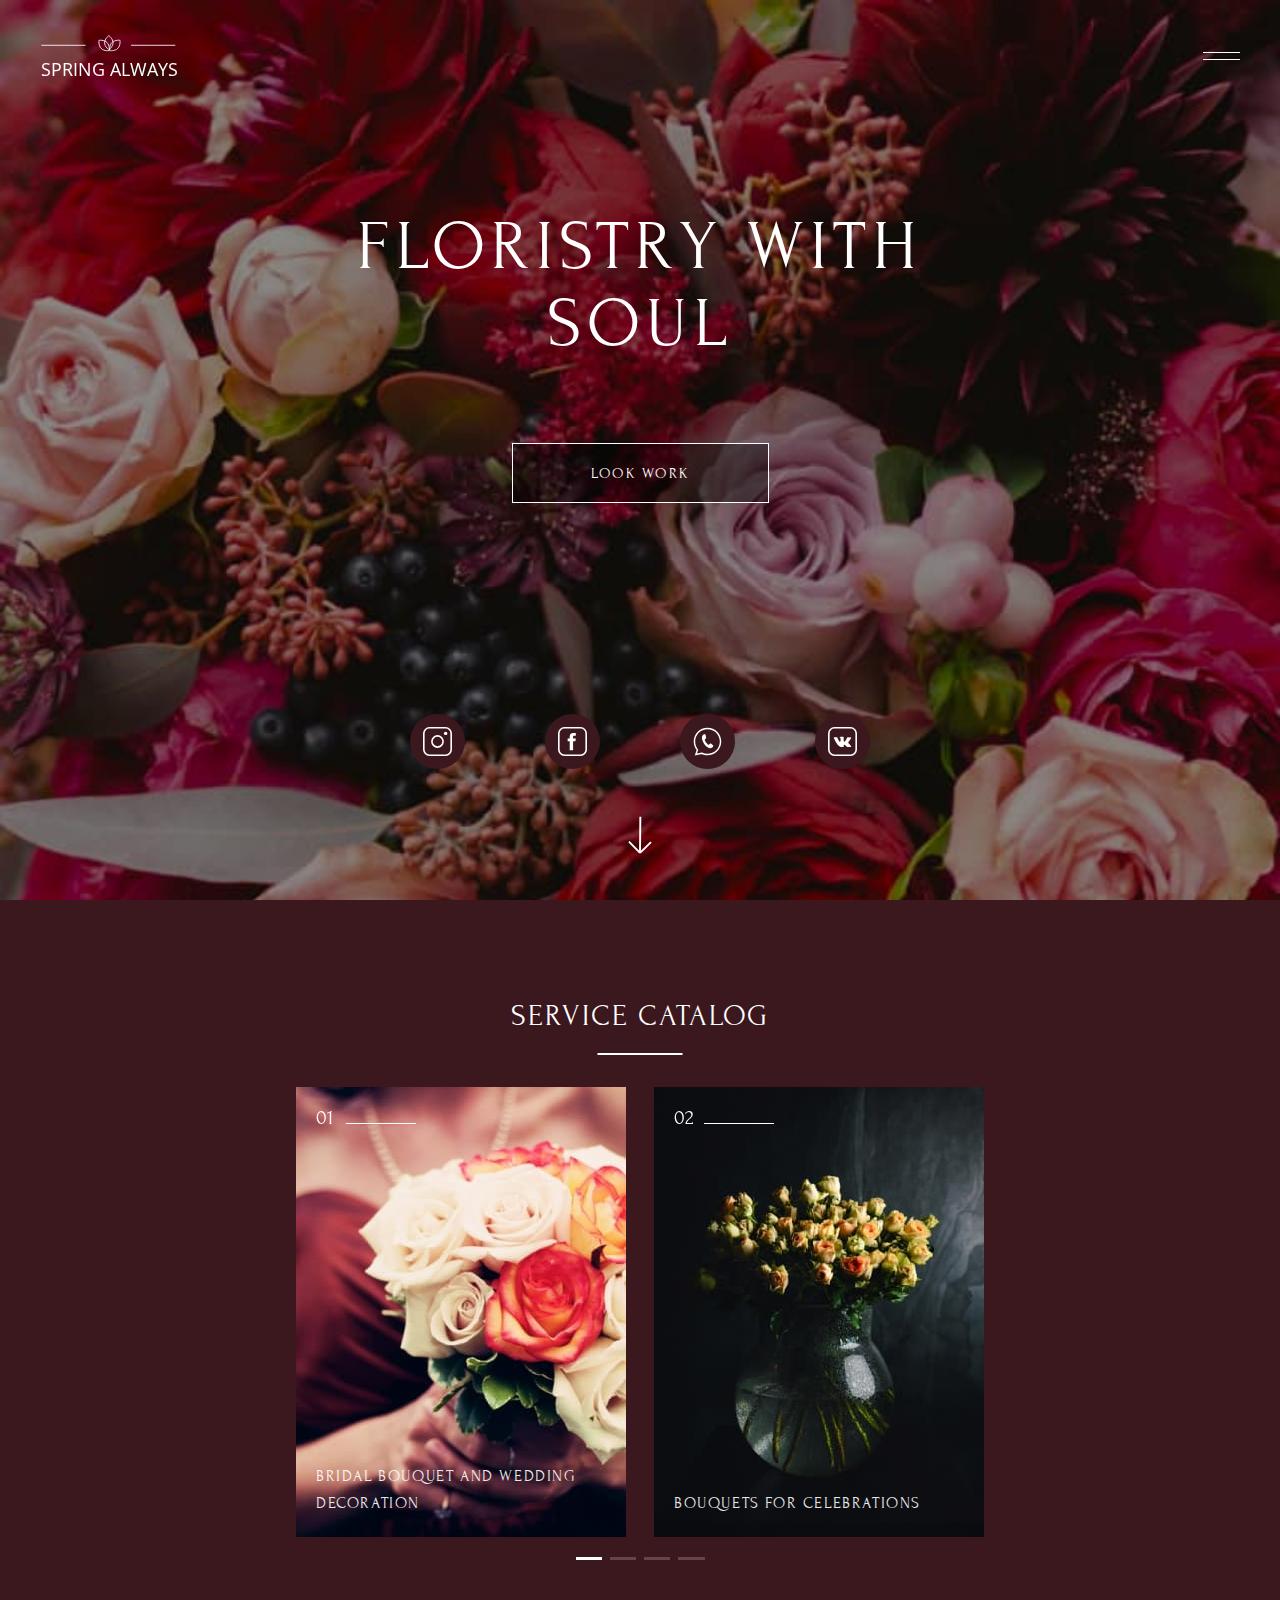
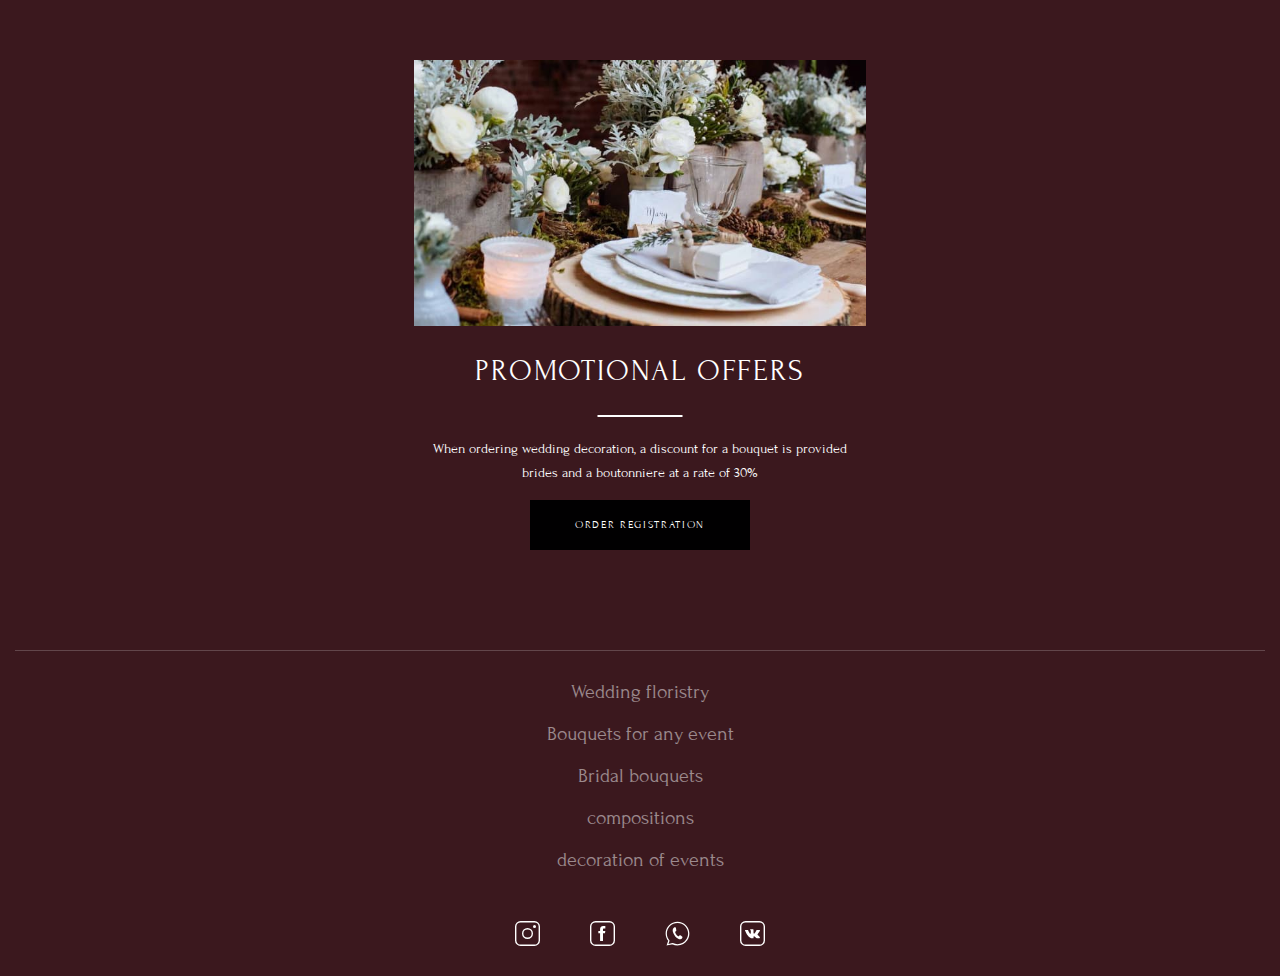
<file: index.html>
<!DOCTYPE html>
<html lang='ru'>

<head>
    <meta charset='UTF-8'>
    <meta name='viewport' content='width=device-width, initial-scale=1.0'>
    <link rel='stylesheet' href='./css/libs/libs.css'>
    <link rel='stylesheet' href='./css/style.css'>
    <link rel='stylesheet' href='./css/media.css'>
    <link href='https://fonts.googleapis.com/css2?family=Forum&display=swap' rel='stylesheet'>
    <title>Floristry</title>
</head>

<body>
    <header class='header'>
        <img src='./img/logo/logo3.svg' alt='logo' class='logo'>
        <div class='burger-menu'>
            <div class='burger-menu__burger'>
                <div class='burger-menu__line-1'></div>
                <div class='burger-menu__line-2'></div>
            </div>
            <div class='burger-menu__title'>Menu</div>
        </div>
        <nav class='nav'>
            <img src='./img/logo/logo3.svg' alt='logo' class='logo logo-nav'>
            <ul class='menu-list'>
                <li class='menu-list__item'>
                    <a href='./index.html' class='menu-list__link'>Wedding floristry</a>
                </li>
                <li class='menu-list__item'>
                    <a href='./html/events-flowers.html' class='menu-list__link'>bouquets for any event</a>
                </li>
                <li class='menu-list__item'>
                    <a href='./html/marriage-flowers.html' class='menu-list__link'>bridal bouquets</a>
                </li>
                <li class='menu-list__item'>
                    <a href='./html/compositions.html' class='menu-list__link'>compositions</a>
                </li>
                <li class='menu-list__item'>
                    <a href='./html/events.html' class='menu-list__link'>decoration of events</a>
                </li>
            </ul>
        </nav>
    </header>
    <main class='main'>
        <div class='stage'>
            <h1 class='stage__title'>floristry with soul</h1>
            <a href='./html/marriage-flowers.html' class='button button_theme-transparent stage__button'>look work</a>
            <ul class='social-box stage__social-box'>
                <li class='social-box__item'>
                    <a href='#' class='social-box__link'>
                        <img src='./img/icons/instagram.svg' alt='instagram icon' class='social-box__img'>
                    </a>
                </li>
                <li class='social-box__item'>
                    <a href='#' class='social-box__link'>
                        <img src='./img/icons/facebook.svg' alt='facebook icon' class='social-box__img'>
                    </a>
                </li>
                <li class='social-box__item'>
                    <a href='#' class='social-box__link'>
                        <img src='./img/icons/watsapp.svg' alt='watsapp icon' class='social-box__img'>
                    </a>
                </li>
                <li class='social-box__item'>
                    <a href='#' class='social-box__link'>
                        <img src='./img/icons/vk.svg' alt='vk icon' class='social-box__img'>
                    </a>
                </li>
            </ul>
            <a href='#catalog-preview' class='scroll stage__scroll'>
                <img src='./img/icons/arrow-bottom.svg' alt='arrow-bottom icon' class='scroll__arrow-img'>
                <img src='./img/icons/mouse.svg' alt='mouse-scroll icon' class='scroll__mouse-img'>
            </a>
            <a href='#catalog-preview' class='catalog-checker stage__catalog-checker'>view catalog</a>
        </div>

        <div class='catalog-preview' id='catalog-preview'>
            <h2 class='catalog-preview__title'>service catalog</h2>
            <div class='catalog-slider catalog-preview__catalog-slider'>
                <div class='swiper-wrapper'>
                    <div class='swiper-slide catalog-slider-item catalog-slider-item-1'>
                        <div class='catalog-slider-item__number'>01</div>
                        <h3 class='catalog-slider-item__name'>bridal bouquet and wedding decoration</h3>
                        <a href='./html/marriage-flowers.html' class='button button_theme-transparent catalog-slider-item__button'>look work</a>
                    </div>
                    <div class='swiper-slide catalog-slider-item catalog-slider-item-2'>
                        <div class='catalog-slider-item__number'>02</div>
                        <h3 class='catalog-slider-item__name'>bouquets for celebrations</h3>
                        <a href='./html/events-flowers.html'
                            class='button button_theme-transparent catalog-slider-item__button'>look work</a>
                    </div>
                    <div class='swiper-slide catalog-slider-item catalog-slider-item-3'>
                        <div class='catalog-slider-item__number'>03</div>
                        <h3 class='catalog-slider-item__name'>compositions</h3>
                        <a href='./html/compositions.html'
                            class='button button_theme-transparent catalog-slider-item__button'>look work</a>
                    </div>
                    <div class='swiper-slide catalog-slider-item catalog-slider-item-4'>
                        <div class='catalog-slider-item__number'>04</div>
                        <h3 class='catalog-slider-item__name'>decoration of events</h3>
                        <a href='./html/events.html'
                            class='button button_theme-transparent catalog-slider-item__button'>look work</a>
                    </div>
                </div>
                <div class='catalog-slider__pagination'></div>
            </div>
        </div>
        <div class='special-offers'>
            <div class='offers-content special-offers__offers-content'>
                <img src='./img/main-page/special-offers-img.jpg' alt='special-offers' class='offers-content__img'>
                <div class='offers-info special-offers__offers-info'>
                    <h2 class='offers-info__title'>promotional offers</h2>
                    <p class='offers-info__text'>
                        When ordering wedding decoration, a discount for a bouquet is provided brides and a boutonniere at a rate of 30%
                    </p>
                    <button class='button button_theme-dark offers-info__button'>order registration</button>
                </div>
            </div>
        </div>
    </main>
    <footer class='footer'>
        <div class='footer__inner'>
            <nav class='footer-nav footer__footer-nav'>
                <ul class='footer-nav__list'>
                    <li class='footer-nav__item'>
                        <a href='./index.html' class='footer-nav__link'>Wedding floristry</a>
                    </li>
                    <li class='footer-nav__item'>
                        <a href='./html/events-flowers.html' class='footer-nav__link'>Bouquets for any event</a>
                    </li>
                    <li class='footer-nav__item'>
                        <a href='./html/marriage-flowers.html' class='footer-nav__link'>Bridal bouquets</a>
                    </li>
                    <li class='footer-nav__item'>
                        <a href='./html/compositions.html' class='footer-nav__link'>compositions</a>
                    </li>
                    <li class='footer-nav__item'>
                        <a href='./html/events.html' class='footer-nav__link'>decoration of events</a>
                    </li>
                </ul>
            </nav>
            <ul class='social-box footer__social-box'>
                <li class='social-box__item'>
                    <a href='#' class='social-box__link'>
                        <img src='./img/icons/instagram.svg' alt='instagram icon' class='social-box__img'>
                    </a>
                </li>
                <li class='social-box__item'>
                    <a href='#' class='social-box__link'>
                        <img src='./img/icons/facebook.svg' alt='facebook icon' class='social-box__img'>
                    </a>
                </li>
                <li class='social-box__item'>
                    <a href='#' class='social-box__link'>
                        <img src='./img/icons/watsapp.svg' alt='watsapp icon' class='social-box__img'>
                    </a>
                </li>
                <li class='social-box__item'>
                    <a href='#' class='social-box__link'>
                        <img src='./img/icons/vk.svg' alt='vk icon' class='social-box__img'>
                    </a>
                </li>
            </ul>
        </div>
    </footer>

    <script src='./js/main.js'></script>
    <script src='./js/libs.js'></script>
    <script>
        const swiper = new Swiper('.catalog-slider', {
            slidesPerView: 1,
            spaceBetween: 28,
            loop: true,
            autoplay: {
                delay: 3000,
            },
            pagination: {
                el: '.catalog-slider__pagination',
                clickable: true,
            },
            breakpoints: {
                768: {
                    slidesPerView: 2,
                    spaceBetween: 28,
                },
                1920: {
                    slidesPerView: 4,
                    spaceBetween: 60,
                },
            },
        });
    </script>
</body>

</html>
</file>
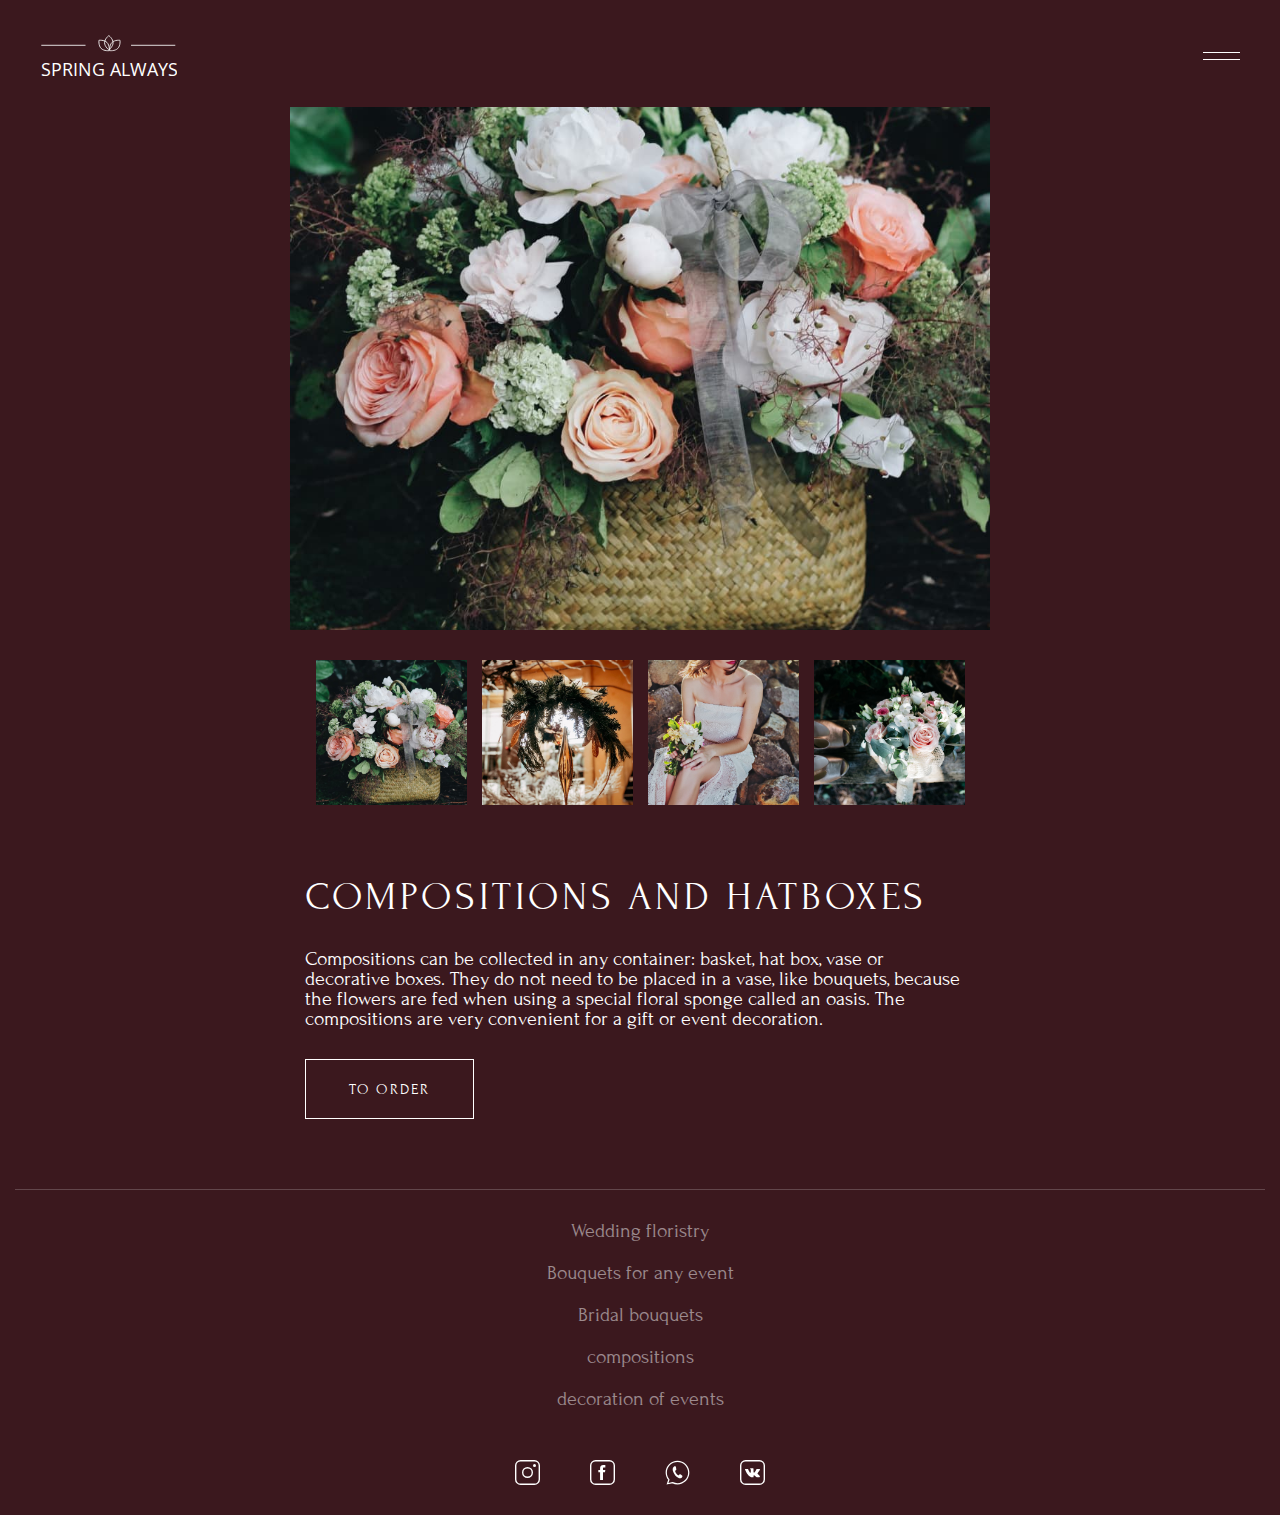
<file: html/compositions.html>
<!DOCTYPE html>
<html lang='ru'>

<head>
    <meta charset='UTF-8'>
    <meta name='viewport' content='width=device-width, initial-scale=1.0'>
    <link rel='stylesheet' href='../css/libs/libs.css'>
    <link rel='stylesheet' href='../css/catalog.css'>
    <link rel='stylesheet' href='../css/compositions.css'>
    <link rel='stylesheet' href='../css/media-catalog.css'>
    <link href='https://fonts.googleapis.com/css2?family=Forum&display=swap' rel='stylesheet'>
    <title>Floristry</title>
</head>

<body>
    <header class='header'>
        <a class='logo-link' href='../index.html'><img src='../img/logo/logo3.svg' alt='logo' class='logo'></a>
        <div class='burger-menu'>
            <div class='burger-menu__burger'>
                <div class='burger-menu__line-1'></div>
                <div class='burger-menu__line-2'></div>
            </div>
            <div class='burger-menu__title'>Menu</div>
        </div>
        <nav class='nav'>
            <a class='logo-link' href='../index.html'><img src='../img/logo/logo3.svg' alt='logo'
                    class='logo logo-nav'></a>
            <ul class='menu-list'>
                <li class='menu-list__item'>
                    <a href='../index.html' class='menu-list__link'>Wedding floristry</a>
                </li>
                <li class='menu-list__item'>
                    <a href='./events-flowers.html' class='menu-list__link'>bouquets for any event</a>
                </li>
                <li class='menu-list__item'>
                    <a href='./marriage-flowers.html' class='menu-list__link'>bridal bouquets</a>
                </li>
                <li class='menu-list__item'>
                    <a href='./compositions.html' class='menu-list__link'>compositions</a>
                </li>
                <li class='menu-list__item'>
                    <a href='./events.html' class='menu-list__link'>decoration of events</a>
                </li>
            </ul>
        </nav>
    </header>

    <main class='main'>

        <div class='swiper-container gallery-top'>
            <div class='swiper-wrapper'>
                <div class='swiper-slide slide-1 slide'></div>
                <div class='swiper-slide slide-2 slide'></div>
                <div class='swiper-slide slide-3 slide'></div>
                <div class='swiper-slide slide-4 slide'></div>
            </div>
        </div>

        <div class='slider-info main__slider-info'>
            <h1 class='slider-info__title'>COMPOSITIONS AND HATBOXES</h1>
            <p class='slider-info__text'>Compositions can be collected in any container: basket, hat box, vase
                or decorative boxes. They do not need to be placed in a vase, like bouquets, because the flowers are fed when
                using a special floral sponge called an oasis.
                The compositions are very convenient for a gift or event decoration.</p>
            <button class='button button_theme-no-bg slider-info__button'>to order</button>
            <div class='swiper-container gallery-thumbs'>
                <div class='swiper-wrapper'>
                    <div class='swiper-slide slide-1 slide'></div>
                    <div class='swiper-slide slide-2 slide'></div>
                    <div class='swiper-slide slide-3 slide'></div>
                    <div class='swiper-slide slide-4 slide'></div>
                </div>
            </div>
            <div class='slider-button-next'><img src='../img/icons/slider-button.svg' alt='slider-button' class='slider-button-next__img'></div>
        </div>
    </main>
    <footer class='footer'>
        <div class='footer__inner'>
            <nav class='footer-nav footer__footer-nav'>
                <ul class='footer-nav__list'>
                    <li class='footer-nav__item'>
                        <a href='./index.html' class='footer-nav__link'>Wedding floristry</a>
                    </li>
                    <li class='footer-nav__item'>
                        <a href='./html/events-flowers.html' class='footer-nav__link'>Bouquets for any event</a>
                    </li>
                    <li class='footer-nav__item'>
                        <a href='./html/marriage-flowers.html' class='footer-nav__link'>Bridal bouquets</a>
                    </li>
                    <li class='footer-nav__item'>
                        <a href='./html/compositions.html' class='footer-nav__link'>compositions</a>
                    </li>
                    <li class='footer-nav__item'>
                        <a href='./html/events.html' class='footer-nav__link'>decoration of events</a>
                    </li>
                </ul>
            </nav>
            <ul class='social-box footer__social-box'>
                <li class='social-box__item'>
                    <a href='#' class='social-box__link'>
                        <img src='../img/icons/instagram.svg' alt='instagram icon' class='social-box__img'>
                    </a>
                </li>
                <li class='social-box__item'>
                    <a href='#' class='social-box__link'>
                        <img src='../img/icons/facebook.svg' alt='facebook icon' class='social-box__img'>
                    </a>
                </li>
                <li class='social-box__item'>
                    <a href='#' class='social-box__link'>
                        <img src='../img/icons/watsapp.svg' alt='watsapp icon' class='social-box__img'>
                    </a>
                </li>
                <li class='social-box__item'>
                    <a href='#' class='social-box__link'>
                        <img src='../img/icons/vk.svg' alt='vk icon' class='social-box__img'>
                    </a>
                </li>
            </ul>
        </div>
    </footer>

    <script src='../js/main.js'></script>
    <script src='../js/libs.js'></script>
    <script>
        const galleryThumbs = new Swiper('.gallery-thumbs', {
            spaceBetween: 15,
            slidesPerView: 4,
            freeMode: true,
            loopedSlides: 4,
            watchSlidesVisibility: true,
            watchSlidesProgress: true,
            loop: true,
            autoplay: {
                delay: 3000,
            },
        });
        const galleryTop = new Swiper('.gallery-top', {
            spaceBetween: 10,
            loopedSlides: 4,
            loop: true,
            autoplay: {
                delay: 3000,
            },
            navigation: {
                nextEl: '.slider-button-next',
            },
            thumbs: {
                swiper: galleryThumbs,
            },
        });
    </script>
</body>

</html>
</file>
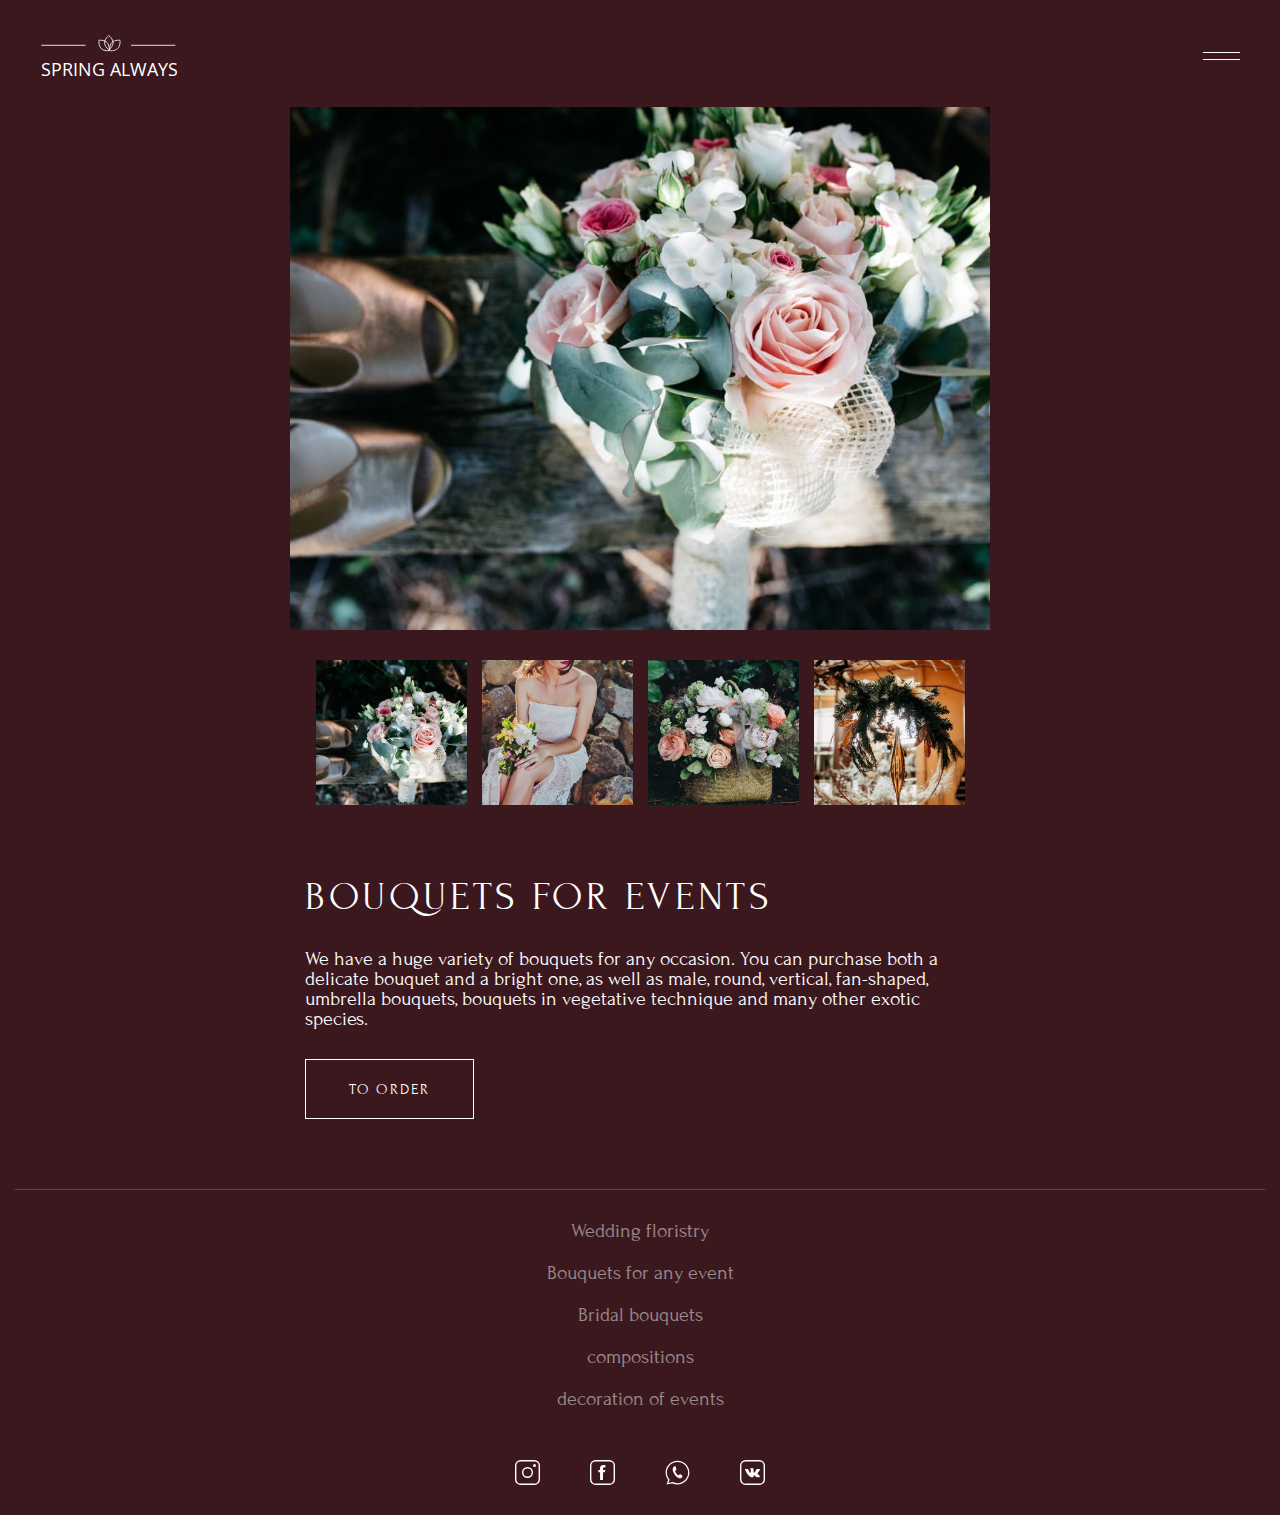
<file: html/events-flowers.html>
<!DOCTYPE html>
<html lang='ru'>

<head>
    <meta charset='UTF-8'>
    <meta name='viewport' content='width=device-width, initial-scale=1.0'>
    <link rel='stylesheet' href='../css/libs/libs.css'>
    <link rel='stylesheet' href='../css/catalog.css'>
    <link rel='stylesheet' href='../css/events-flowers.css'>
    <link rel='stylesheet' href='../css/media-catalog.css'>
    <link href='https://fonts.googleapis.com/css2?family=Forum&display=swap' rel='stylesheet'>
    <title>Floristry</title>
</head>

<body>
    <header class='header'>
        <a class='logo-link' href='../index.html'><img src='../img/logo/logo3.svg' alt='logo' class='logo'></a>
        <div class='burger-menu'>
            <div class='burger-menu__burger'>
                <div class='burger-menu__line-1'></div>
                <div class='burger-menu__line-2'></div>
            </div>
            <div class='burger-menu__title'>Menu</div>
        </div>
        <nav class='nav'>
            <a class='logo-link' href='../index.html'><img src='../img/logo/logo3.svg' alt='logo'
                    class='logo logo-nav'></a>
            <ul class='menu-list'>
                <li class='menu-list__item'>
                    <a href='../index.html' class='menu-list__link'>Wedding floristry</a>
                </li>
                <li class='menu-list__item'>
                    <a href='./events-flowers.html' class='menu-list__link'>bouquets for any event</a>
                </li>
                <li class='menu-list__item'>
                    <a href='./marriage-flowers.html' class='menu-list__link'>bridal bouquets</a>
                </li>
                <li class='menu-list__item'>
                    <a href='./compositions.html' class='menu-list__link'>compositions</a>
                </li>
                <li class='menu-list__item'>
                    <a href='./events.html' class='menu-list__link'>decoration of events</a>
                </li>
            </ul>
        </nav>
    </header>

    <main class='main'>

        <div class='swiper-container gallery-top'>
            <div class='swiper-wrapper'>
                <div class='swiper-slide slide-1 slide'></div>
                <div class='swiper-slide slide-2 slide'></div>
                <div class='swiper-slide slide-3 slide'></div>
                <div class='swiper-slide slide-4 slide'></div>
            </div>
        </div>

        <div class='slider-info main__slider-info'>
            <h1 class='slider-info__title'>BOUQUETS FOR EVENTS
                </h1>
            <p class='slider-info__text'>We have a huge variety of bouquets for any occasion. You can purchase both a delicate bouquet and a bright one, as well as male, round, vertical, fan-shaped, umbrella bouquets, bouquets in vegetative technique and many other exotic species.</p>
            <button class='button button_theme-no-bg slider-info__button'>to order</button>
            <div class='swiper-container gallery-thumbs'>
                <div class='swiper-wrapper'>
                    <div class='swiper-slide slide-1 slide'></div>
                    <div class='swiper-slide slide-2 slide'></div>
                    <div class='swiper-slide slide-3 slide'></div>
                    <div class='swiper-slide slide-4 slide'></div>
                </div>
            </div>
            <div class='slider-button-next'><img src='../img/icons/slider-button.svg' alt='slider-button'
                    class='slider-button-next__img'></div>
        </div>

    </main>

    <footer class='footer'>
        <div class='footer__inner'>
            <nav class='footer-nav footer__footer-nav'>
                <ul class='footer-nav__list'>
                    <li class='footer-nav__item'>
                        <a href='./index.html' class='footer-nav__link'>Wedding floristry</a>
                    </li>
                    <li class='footer-nav__item'>
                        <a href='./html/events-flowers.html' class='footer-nav__link'>Bouquets for any event</a>
                    </li>
                    <li class='footer-nav__item'>
                        <a href='./html/marriage-flowers.html' class='footer-nav__link'>Bridal bouquets</a>
                    </li>
                    <li class='footer-nav__item'>
                        <a href='./html/compositions.html' class='footer-nav__link'>compositions</a>
                    </li>
                    <li class='footer-nav__item'>
                        <a href='./html/events.html' class='footer-nav__link'>decoration of events</a>
                    </li>
                </ul>
            </nav>
            <ul class='social-box footer__social-box'>
                <li class='social-box__item'>
                    <a href='#' class='social-box__link'>
                        <img src='../img/icons/instagram.svg' alt='instagram icon' class='social-box__img'>
                    </a>
                </li>
                <li class='social-box__item'>
                    <a href='#' class='social-box__link'>
                        <img src='../img/icons/facebook.svg' alt='facebook icon' class='social-box__img'>
                    </a>
                </li>
                <li class='social-box__item'>
                    <a href='#' class='social-box__link'>
                        <img src='../img/icons/watsapp.svg' alt='watsapp icon' class='social-box__img'>
                    </a>
                </li>
                <li class='social-box__item'>
                    <a href='#' class='social-box__link'>
                        <img src='../img/icons/vk.svg' alt='vk icon' class='social-box__img'>
                    </a>
                </li>
            </ul>
        </div>
    </footer>

    <script src='../js/main.js'></script>
    <script src='../js/libs.js'></script>
    <script>
        const galleryThumbs = new Swiper('.gallery-thumbs', {
            spaceBetween: 15,
            slidesPerView: 4,
            freeMode: true,
            loopedSlides: 4,
            watchSlidesVisibility: true,
            watchSlidesProgress: true,
            loop: true,
            autoplay: {
                delay: 3000,
            },
        });
        const galleryTop = new Swiper('.gallery-top', {
            spaceBetween: 10,
            loopedSlides: 4,
            loop: true,
            autoplay: {
                delay: 3000,
            },
            navigation: {
                nextEl: '.slider-button-next',
            },
            thumbs: {
                swiper: galleryThumbs,
            },
        });
    </script>
</body>

</html>
</file>
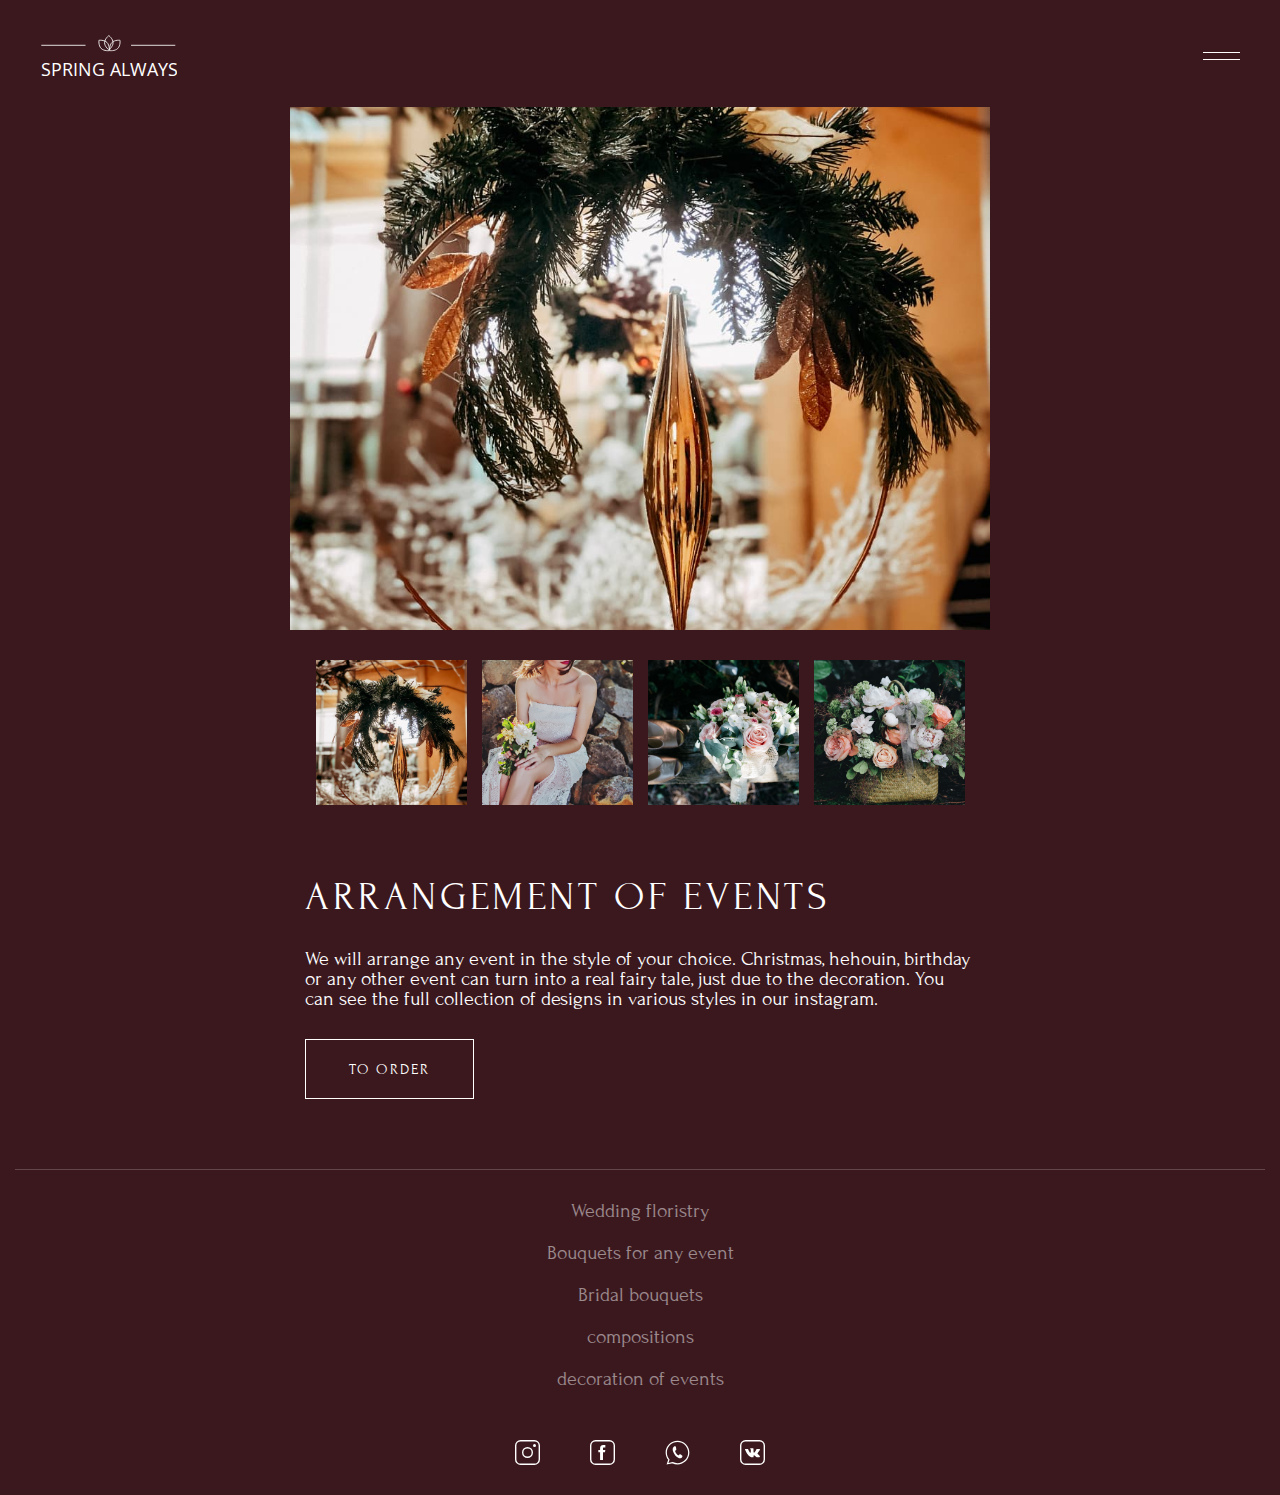
<file: html/events.html>
<!DOCTYPE html>
<html lang='ru'>

<head>
    <meta charset='UTF-8'>
    <meta name='viewport' content='width=device-width, initial-scale=1.0'>
    <link rel='stylesheet' href='../css/libs/libs.css'>
    <link rel='stylesheet' href='../css/catalog.css'>
    <link rel='stylesheet' href='../css/events.css'>
    <link rel='stylesheet' href='../css/media-catalog.css'>
    <link href='https://fonts.googleapis.com/css2?family=Forum&display=swap' rel='stylesheet'>
    <title>Floristry</title>
</head>

<body>
    <header class='header'>
        <a class='logo-link' href='../index.html'><img src='../img/logo/logo3.svg' alt='logo' class='logo'></a>
        <div class='burger-menu'>
            <div class='burger-menu__burger'>
                <div class='burger-menu__line-1'></div>
                <div class='burger-menu__line-2'></div>
            </div>
            <div class='burger-menu__title'>Menu</div>
        </div>
        <nav class='nav'>
            <a class='logo-link' href='../index.html'><img src='../img/logo/logo3.svg' alt='logo'
                    class='logo logo-nav'></a>
            <ul class='menu-list'>
                <li class='menu-list__item'>
                    <a href='../index.html' class='menu-list__link'>Wedding floristry</a>
                </li>
                <li class='menu-list__item'>
                    <a href='./events-flowers.html' class='menu-list__link'>bouquets for any event</a>
                </li>
                <li class='menu-list__item'>
                    <a href='./marriage-flowers.html' class='menu-list__link'>bridal bouquets</a>
                </li>
                <li class='menu-list__item'>
                    <a href='./compositions.html' class='menu-list__link'>compositions</a>
                </li>
                <li class='menu-list__item'>
                    <a href='./events.html' class='menu-list__link'>decoration of events</a>
                </li>
            </ul>
        </nav>
    </header>

    <main class='main'>

        <div class='swiper-container gallery-top'>
            <div class='swiper-wrapper'>
                <div class='swiper-slide slide-1 slide'></div>
                <div class='swiper-slide slide-2 slide'></div>
                <div class='swiper-slide slide-3 slide'></div>
                <div class='swiper-slide slide-4 slide'></div>
            </div>
        </div>

        <div class='slider-info main__slider-info'>
            <h1 class='slider-info__title'>ARRANGEMENT OF EVENTS</h1>
            <p class='slider-info__text'>We will arrange any event in the style of your choice. Christmas, hehouin, birthday or any other event can turn into a real fairy tale, just due to the decoration. You can see the full collection of designs in various styles in our instagram.</p>
            <button class='button button_theme-no-bg slider-info__button'>to order</button>
            <div class='swiper-container gallery-thumbs'>
                <div class='swiper-wrapper'>
                    <div class='swiper-slide slide-1 slide'></div>
                    <div class='swiper-slide slide-2 slide'></div>
                    <div class='swiper-slide slide-3 slide'></div>
                    <div class='swiper-slide slide-4 slide'></div>
                </div>
            </div>
            <div class='slider-button-next'><img src='../img/icons/slider-button.svg' alt='slider-button'
                    class='slider-button-next__img'></div>
        </div>

    </main>

    <footer class='footer'>
        <div class='footer__inner'>
            <nav class='footer-nav footer__footer-nav'>
                <ul class='footer-nav__list'>
                    <li class='footer-nav__item'>
                        <a href='./index.html' class='footer-nav__link'>Wedding floristry</a>
                    </li>
                    <li class='footer-nav__item'>
                        <a href='./html/events-flowers.html' class='footer-nav__link'>Bouquets for any event</a>
                    </li>
                    <li class='footer-nav__item'>
                        <a href='./html/marriage-flowers.html' class='footer-nav__link'>Bridal bouquets</a>
                    </li>
                    <li class='footer-nav__item'>
                        <a href='./html/compositions.html' class='footer-nav__link'>compositions</a>
                    </li>
                    <li class='footer-nav__item'>
                        <a href='./html/events.html' class='footer-nav__link'>decoration of events</a>
                    </li>
                </ul>
            </nav>
            <ul class='social-box footer__social-box'>
                <li class='social-box__item'>
                    <a href='#' class='social-box__link'>
                        <img src='../img/icons/instagram.svg' alt='instagram icon' class='social-box__img'>
                    </a>
                </li>
                <li class='social-box__item'>
                    <a href='#' class='social-box__link'>
                        <img src='../img/icons/facebook.svg' alt='facebook icon' class='social-box__img'>
                    </a>
                </li>
                <li class='social-box__item'>
                    <a href='#' class='social-box__link'>
                        <img src='../img/icons/watsapp.svg' alt='watsapp icon' class='social-box__img'>
                    </a>
                </li>
                <li class='social-box__item'>
                    <a href='#' class='social-box__link'>
                        <img src='../img/icons/vk.svg' alt='vk icon' class='social-box__img'>
                    </a>
                </li>
            </ul>
        </div>
    </footer>

    <script src='../js/main.js'></script>
    <script src='../js/libs.js'></script>
    <script>
        const galleryThumbs = new Swiper('.gallery-thumbs', {
            spaceBetween: 15,
            slidesPerView: 4,
            freeMode: true,
            loopedSlides: 4,
            watchSlidesVisibility: true,
            watchSlidesProgress: true,
            loop: true,
            autoplay: {
                delay: 3000,
            },
        });
        const galleryTop = new Swiper('.gallery-top', {
            spaceBetween: 10,
            loopedSlides: 4,
            loop: true,
            autoplay: {
                delay: 3000,
            },
            navigation: {
                nextEl: '.slider-button-next',
            },
            thumbs: {
                swiper: galleryThumbs,
            },
        });
    </script>
</body>

</html>
</file>
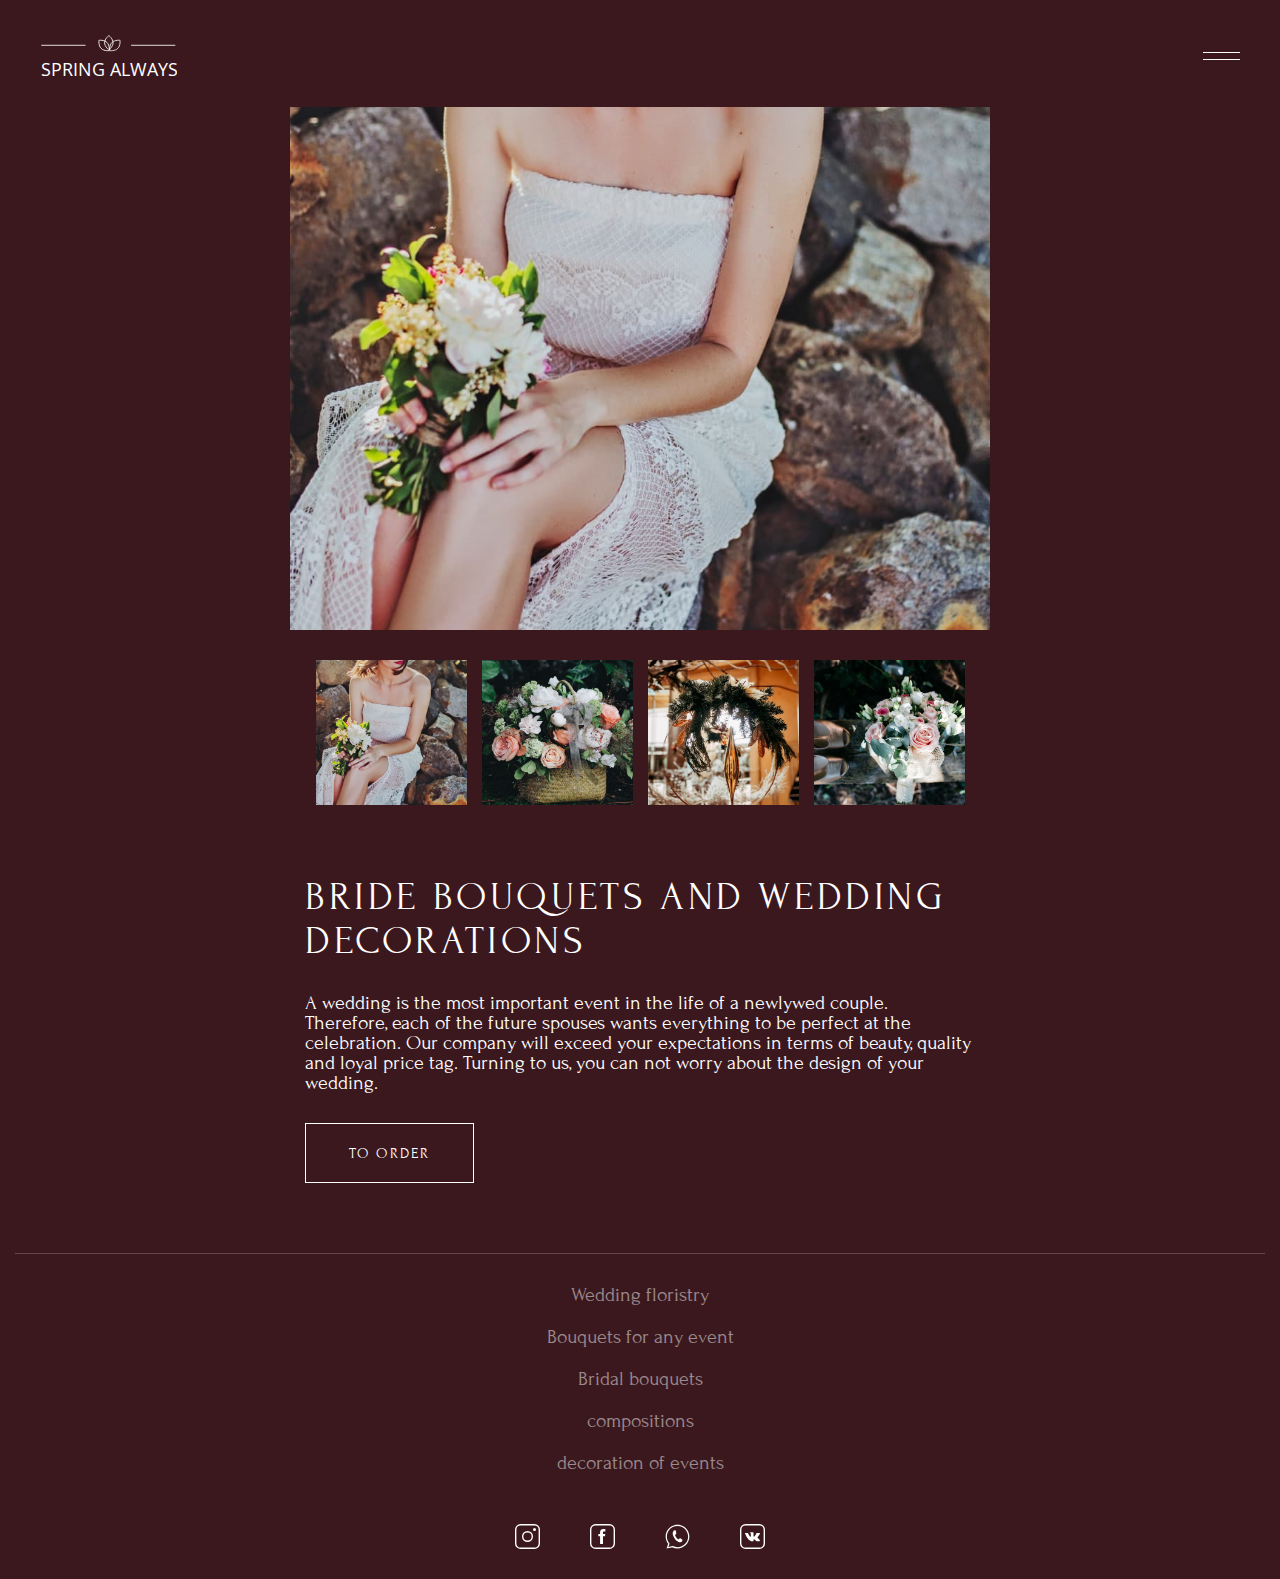
<file: html/marriage-flowers.html>
<!DOCTYPE html>
<html lang='ru'>

<head>
    <meta charset='UTF-8'>
    <meta name='viewport' content='width=device-width, initial-scale=1.0'>
    <link rel='stylesheet' href='../css/libs/libs.css'>
    <link rel='stylesheet' href='../css/catalog.css'>
    <link rel='stylesheet' href='../css/marriage-flowers.css'>
    <link rel='stylesheet' href='../css/media-catalog.css'>
    <link href='https://fonts.googleapis.com/css2?family=Forum&display=swap' rel='stylesheet'>
    <title>Floristry</title>
</head>

<body>
    <header class='header'>
        <a class='logo-link' href='../index.html'><img src='../img/logo/logo3.svg' alt='logo' class='logo'></a>
        <div class='burger-menu'>
            <div class='burger-menu__burger'>
                <div class='burger-menu__line-1'></div>
                <div class='burger-menu__line-2'></div>
            </div>
            <div class='burger-menu__title'>Menu</div>
        </div>
        <nav class='nav'>
            <a class='logo-link' href='../index.html'><img src='../img/logo/logo3.svg' alt='logo'
                    class='logo logo-nav'></a>
            <ul class='menu-list'>
                <li class='menu-list__item'>
                    <a href='../index.html' class='menu-list__link'>Wedding floristry</a>
                </li>
                <li class='menu-list__item'>
                    <a href='./events-flowers.html' class='menu-list__link'>bouquets for any event</a>
                </li>
                <li class='menu-list__item'>
                    <a href='./marriage-flowers.html' class='menu-list__link'>bridal bouquets</a>
                </li>
                <li class='menu-list__item'>
                    <a href='./compositions.html' class='menu-list__link'>compositions</a>
                </li>
                <li class='menu-list__item'>
                    <a href='./events.html' class='menu-list__link'>decoration of events</a>
                </li>
            </ul>
        </nav>
    </header>

    <main class='main'>

        <div class='swiper-container gallery-top'>
            <div class='swiper-wrapper'>
                <div class='swiper-slide slide-1 slide'></div>
                <div class='swiper-slide slide-2 slide'></div>
                <div class='swiper-slide slide-3 slide'></div>
                <div class='swiper-slide slide-4 slide'></div>
            </div>
        </div>
        <div class='slider-info main__slider-info'>
            <h1 class='slider-info__title slider-title'>BRIDE BOUQUETS AND WEDDING DECORATIONS</h1>
            <p class='slider-info__text'>
                A wedding is the most important event in the life of a newlywed couple. Therefore, each of the future spouses wants everything to be perfect at the celebration. Our company will exceed your expectations in terms of beauty, quality and loyal price tag. Turning to us, you can not worry about the design of your wedding.</p>
            <button class='button button_theme-no-bg slider-info__button'>to order</button>
            <div class='swiper-container gallery-thumbs'>
                <div class='swiper-wrapper'>
                    <div class='swiper-slide slide-1 slide'></div>
                    <div class='swiper-slide slide-2 slide'></div>
                    <div class='swiper-slide slide-3 slide'></div>
                    <div class='swiper-slide slide-4 slide'></div>
                </div>
            </div>
            <div class='slider-button-next'><img src='../img/icons/slider-button.svg' alt='slider-button'
                    class='slider-button-next__img'></div>
        </div>

    </main>

    <footer class='footer'>
        <div class='footer__inner'>
            <nav class='footer-nav footer__footer-nav'>
                <ul class='footer-nav__list'>
                    <li class='footer-nav__item'>
                        <a href='./index.html' class='footer-nav__link'>Wedding floristry</a>
                    </li>
                    <li class='footer-nav__item'>
                        <a href='./html/events-flowers.html' class='footer-nav__link'>Bouquets for any event</a>
                    </li>
                    <li class='footer-nav__item'>
                        <a href='./html/marriage-flowers.html' class='footer-nav__link'>Bridal bouquets</a>
                    </li>
                    <li class='footer-nav__item'>
                        <a href='./html/compositions.html' class='footer-nav__link'>compositions</a>
                    </li>
                    <li class='footer-nav__item'>
                        <a href='./html/events.html' class='footer-nav__link'>decoration of events</a>
                    </li>
                </ul>
            </nav>
            <ul class='social-box footer__social-box'>
                <li class='social-box__item'>
                    <a href='#' class='social-box__link'>
                        <img src='../img/icons/instagram.svg' alt='instagram icon' class='social-box__img'>
                    </a>
                </li>
                <li class='social-box__item'>
                    <a href='#' class='social-box__link'>
                        <img src='../img/icons/facebook.svg' alt='facebook icon' class='social-box__img'>
                    </a>
                </li>
                <li class='social-box__item'>
                    <a href='#' class='social-box__link'>
                        <img src='../img/icons/watsapp.svg' alt='watsapp icon' class='social-box__img'>
                    </a>
                </li>
                <li class='social-box__item'>
                    <a href='#' class='social-box__link'>
                        <img src='../img/icons/vk.svg' alt='vk icon' class='social-box__img'>
                    </a>
                </li>
            </ul>
        </div>
    </footer>

    <script src='../js/main.js'></script>
    <script src='../js/libs.js'></script>
    <script>
        const galleryThumbs = new Swiper('.gallery-thumbs', {
            spaceBetween: 15,
            slidesPerView: 4,
            freeMode: true,
            loopedSlides: 4,
            watchSlidesVisibility: true,
            watchSlidesProgress: true,
            loop: true,
            autoplay: {
                delay: 3000,
            },
        });
        const galleryTop = new Swiper('.gallery-top', {
            spaceBetween: 10,
            loopedSlides: 4,
            loop: true,
            autoplay: {
                delay: 3000,
            },
            navigation: {
                nextEl: '.slider-button-next',
            },
            thumbs: {
                swiper: galleryThumbs,
            },
        });
    </script>
</body>

</html>
</file>
<file: css/style.css>
.header {
  min-height: 64px;
  width: 100%;
  background-color: #3B181E;
  display: flex;
  align-items: center;
  justify-content: space-between;
  padding: 0 30px;
  position: fixed;
  z-index: 2;
}

.logo {
  display: block;
  width: 96px;
  height: auto;
}

.logo-link {
  display: block;
}

.logo-nav {
  position: relative;
  left: 50%;
  transform: translateX(-50%);
}

.burger-menu {
  cursor: pointer;
  z-index: 3;
}

.burger-menu__line-1, .burger-menu__line-2 {
  width: 100%;
  height: 1px;
  background-color: #ffffff;
  transition: 0.3s ease;
}

.burger-menu__line-2 {
  margin-top: 6px;
}

.burger-menu__burger {
  width: 37px;
}

.burger-menu__title {
  font-size: 20px;
  line-height: 22px;
  letter-spacing: 0.06em;
  color: #ffffff;
  text-transform: uppercase;
  margin-left: 15px;
  display: none;
}

.burger-menu-cross .burger-menu__line-1 {
  transform: rotate(-45deg) translate(-4px, 1px);
}

.burger-menu-cross .burger-menu__line-2 {
  transform: rotate(45deg) translate(-4px, -1px);
}

.nav {
  width: 100%;
  min-height: 100vh;
  height: 100%;
  padding: 26px 16px 69px 16px;
  background-color: #3B181E;
  position: absolute;
  top: 0;
  left: 0;
  z-index: 2;
  display: none;
}

.nav_active {
  display: block;
}

.menu-list {
  list-style: none;
  height: calc(100% - 41px);
  display: flex;
  flex-direction: column;
  justify-content: space-between;
  align-items: center;
  padding-top: 74px;
}

.menu-list__item {
  max-width: 171px;
  text-align: center;
}

.menu-list__link {
  text-decoration: none;
  text-transform: uppercase;
  font-size: 15px;
  line-height: 17px;
  letter-spacing: 0.09em;
  color: rgba(255, 255, 255, 0.5);
  transition: 0.3s ease;
}

.menu-list__link:hover {
  transform: scale(1.6);
  color: #ffffff;
}

.footer {
  width: 100%;
  padding: 0 15px;
}

.footer__inner {
  width: 100%;
  padding: 30px 0;
  border-top: 1px solid rgba(255, 255, 255, 0.2);
}

.footer__footer-nav {
  margin: 0 auto;
}

.footer .social-box {
  max-width: 250px;
  width: 100%;
}

.footer .social-box__img {
  width: 25px;
  height: 25px;
}

.footer__social-box {
  margin: 50px auto 0 auto;
}

.footer__social-box .social-box__img {
  width: 25px;
  height: 25px;
}

.footer-nav {
  width: 100%;
}

.footer-nav__list {
  list-style: none;
}

.footer-nav__item {
  text-align: center;
}

.footer-nav__item + .footer-nav__item {
  margin-top: 15px;
}

.footer-nav__link {
  text-decoration: none;
  font-size: 16px;
  line-height: 18px;
  color: rgba(255, 255, 255, 0.5);
  transition: 0.3s ease;
}

.footer-nav__link:hover {
  color: #ffffff;
}

.button {
  min-width: 177px;
  min-height: 50px;
  padding: 0.3125rem 0.9375rem;
  display: flex;
  justify-content: center;
  align-items: center;
  font-size: 10px;
  line-height: 11px;
  text-decoration: none;
  letter-spacing: 0.15em;
  text-transform: uppercase;
  cursor: pointer;
  transition: 0.3s ease;
}

.button:hover {
  background-color: #ffffff;
  color: #000000;
  border: 1px solid #ffffff;
}

.button_theme-transparent {
  background-color: rgba(0, 0, 0, 0.4);
  border: 1px solid #ffffff;
  color: #ffffff;
}

.button_theme-dark {
  background-color: #010001;
  color: #ffffff;
  border: 1px solid #010001;
}

.button_theme-no-bg {
  background-color: transparent;
  color: #ffffff;
  border: 1px solid #ffffff;
}

.social-box {
  display: flex;
  justify-content: space-between;
  align-items: center;
  list-style: none;
}

.social-box__item {
  cursor: pointer;
}

.social-box__link {
  display: block;
}

.social-box__img {
  display: block;
}

* {
  box-sizing: border-box;
  padding: 0;
  margin: 0;
}

html {
  font-size: 16px;
}

body {
  font-family: "Forum", cursive;
  color: #ffffff;
  background-color: #3B181E;
  min-width: 320px;
}

.stage {
  min-height: 100vh;
  width: 100%;
  padding: 64px 16px 40px 16px;
  background-image: url("../img/main-page/background-mobile-tablet.jpg");
  background-repeat: no-repeat;
  background-size: cover;
  background-position: center;
  display: flex;
  flex-direction: column;
  justify-content: center;
  align-items: center;
  position: relative;
}

.stage__title {
  color: #ffffff;
  font-size: 30px;
  line-height: 42px;
  letter-spacing: 0.09em;
  text-transform: uppercase;
  text-align: center;
  font-weight: lighter;
  max-width: 238px;
}

.stage__button {
  margin-top: 35px;
}

.stage__social-box {
  margin-top: 70px;
}

.stage__scroll {
  position: absolute;
  bottom: 10%;
  left: 50%;
  transform: translateX(-50%);
}

.stage .social-box {
  max-width: 250px;
  width: 100%;
}

.stage .social-box__item {
  width: 35px;
  height: 35px;
  background-color: #3B181E;
  border-radius: 50%;
  display: flex;
  justify-content: center;
  align-items: center;
}

.stage .social-box__img {
  width: 18px;
  height: 18px;
}

.scroll {
  display: block;
  -webkit-animation: arrow 1.5s linear infinite;
          animation: arrow 1.5s linear infinite;
}

.scroll__arrow-img {
  display: block;
  width: 30px;
  height: 30px;
}

.scroll__mouse-img {
  display: none;
}

@-webkit-keyframes arrow {
  from {
    transform: translate(-50%, -30px);
    opacity: .2;
  }
  to {
    transform: translate(-50%, 0);
    opacity: 1;
  }
}

@keyframes arrow {
  from {
    transform: translate(-50%, -30px);
    opacity: .2;
  }
  to {
    transform: translate(-50%, 0);
    opacity: 1;
  }
}

.catalog-checker {
  display: none;
}

.catalog-preview {
  width: 100%;
  padding: 100px 15px 50px 15px;
}

.catalog-preview__title {
  font-size: 20px;
  line-height: 34px;
  letter-spacing: 0.06em;
  font-weight: lighter;
  text-transform: uppercase;
  color: #ffffff;
}

.catalog-preview__catalog-slider {
  margin: 20px auto 0 auto;
}

.catalog-slider {
  max-width: 330px;
  width: 100%;
  min-height: 288px;
  overflow-x: hidden;
}

.catalog-slider__pagination {
  width: 100%;
  height: 3px;
  margin-top: 20px;
  display: flex;
  justify-content: space-between;
}

.swiper-pagination-bullet {
  display: block;
  width: 62px;
  height: 100%;
  border-radius: 0;
  background-color: #ffffff;
}

.swiper-wrapper {
  margin: 0 auto;
}

.catalog-slider-item {
  max-width: 330px;
  width: 100%;
  min-height: 450px;
  background-size: cover;
  background-position: center;
  background-repeat: no-repeat;
  padding: 20px;
  display: flex;
  flex-direction: column;
  align-items: flex-start;
  position: relative;
}

.catalog-slider-item__number {
  color: #ffffff;
  font-weight: normal;
  font-size: 20px;
  line-height: 22px;
  text-transform: uppercase;
  z-index: 2;
  position: relative;
}

.catalog-slider-item__number::after {
  content: '';
  display: block;
  width: 70px;
  height: 1px;
  background-color: #ffffff;
  z-index: 2;
  position: absolute;
  bottom: 5px;
  left: 30px;
}

.catalog-slider-item__name {
  color: #ffffff;
  font-weight: normal;
  font-size: 16px;
  line-height: 27px;
  letter-spacing: 0.1em;
  text-transform: uppercase;
  opacity: 0.9;
  z-index: 2;
  margin-top: auto;
}

.catalog-slider-item__button {
  display: none;
  margin-top: 20px;
  z-index: 2;
}

.catalog-slider-item-1 {
  background-image: url("../img/main-page/slide-1.jpg");
}

.catalog-slider-item-2 {
  background-image: url("../img/main-page/slide-2.jpg");
}

.catalog-slider-item-3 {
  background-image: url("../img/main-page/slide-3.jpg");
}

.catalog-slider-item-4 {
  background-image: url("../img/main-page/slide-4.jpg");
}

.catalog-slider-item::after {
  content: '';
  display: block;
  position: absolute;
  top: 0;
  bottom: 0;
  left: 0;
  right: 0;
  background: rgba(0, 0, 0, 0.6);
  opacity: 0;
  transition: 0.3s ease;
  z-index: 1;
}

.catalog-slider-item:hover::after {
  opacity: 1;
}

.catalog-slider-item:hover .catalog-slider-item__button {
  display: flex;
}

.special-offers {
  width: 100%;
  padding: 50px 15px 100px 15px;
}

.special-offers__offers-content {
  margin: 0 auto;
}

.offers-content {
  max-width: 453px;
  width: 100%;
}

.offers-content__img {
  display: block;
  max-width: 100%;
  height: auto;
}

.special-offers__offers-info {
  margin-top: 20px;
}

.offers-info {
  width: 100%;
}

.offers-info__title {
  font-size: 20px;
  line-height: 34px;
  letter-spacing: 0.06em;
  text-transform: uppercase;
  font-weight: lighter;
  color: #ffffff;
  max-width: 275px;
  position: relative;
}

.offers-info__title:after {
  content: '';
  display: block;
  width: 85px;
  height: 2px;
  background-color: #ffffff;
  position: absolute;
  left: 0;
  bottom: -20px;
}

.offers-info__text {
  font-size: 14px;
  line-height: 24px;
  color: #ffffff;
  margin-top: 40px;
}

.offers-info__button {
  margin-top: 40px;
  min-width: 220px;
  font-size: 11px;
  line-height: 12px;
  letter-spacing: 0.15em;
}
</file>
<file: css/media.css>
@media (min-width: 768px) {
  .header {
    padding: 35px 40px 30px 40px;
    background-color: transparent;
  }
  .nav {
    padding: 112px 16px 161px 16px;
  }
  .logo {
    width: 137px;
    height: auto;
  }
  .menu-list__link {
    font-size: 30px;
    line-height: 33px;
  }
  .menu-list__item {
    max-width: 395px;
  }
  .stage {
    background-position: top;
    padding: 121px 16px 131px 16px;
    justify-content: flex-end;
  }
  .stage__title {
    font-size: 70px;
    line-height: 77px;
    max-width: 567px;
  }
  .stage__button {
    min-width: 257px;
    min-height: 60px;
    font-size: 15px;
    line-height: 17px;
  }
  .stage .social-box {
    max-width: 460px;
    width: 100%;
  }
  .stage .social-box__item {
    width: 55px;
    height: 55px;
    transition: 0.3s ease;
  }
  .stage .social-box__item:hover {
    transform: scale(1.8);
  }
  .stage .social-box__img {
    width: 29px;
    height: 29px;
  }
  .stage__button {
    margin-top: 80px;
  }
  .stage__social-box {
    margin-top: 211px;
  }
  .stage__scroll {
    bottom: 5%;
  }
  .scroll__arrow-img {
    width: 40px;
    height: 40px;
  }
  .catalog-preview {
    padding: 100px 40px 50px 40px;
  }
  .catalog-preview__title {
    font-size: 30px;
    line-height: 33px;
    letter-spacing: 0.06em;
    text-align: center;
    position: relative;
  }
  .catalog-preview__title::after {
    content: '';
    display: block;
    width: 85px;
    height: 2px;
    background-color: #ffffff;
    position: absolute;
    left: 50%;
    bottom: -22px;
    transform: translateX(-50%);
  }
  .catalog-preview__catalog-slider {
    margin: 54px auto 0 auto;
  }
  .catalog-slider {
    max-width: 688px;
    width: 100%;
    min-height: 450px;
  }
  .catalog-slider__pagination {
    max-width: 137px;
    width: 100%;
    margin: 20px auto 0 auto;
  }
  .offers-info {
    text-align: center;
  }
  .offers-info__title {
    font-size: 30px;
    line-height: 51px;
    text-align: center;
    letter-spacing: 0.06em;
    max-width: 100%;
  }
  .offers-info__title::after {
    left: 50%;
    transform: translateX(-50%);
  }
  .offers-info__button {
    margin: 15px auto 0 auto;
  }
  .footer-nav__link {
    font-size: 20px;
    line-height: 22px;
  }
  .footer-nav__item + .footer-nav__item {
    margin-top: 20px;
  }
  .footer .social-box__item {
    transition: 0.3s ease;
  }
  .footer .social-box__item:hover {
    transform: scale(1.8);
  }
}

@media (min-width: 1920px) {
  .header {
    padding: 87px 96px 16px 96px;
  }
  .logo {
    width: 158px;
    height: auto;
  }
  .nav {
    padding-top: 87px;
  }
  .menu-list__link {
    font-size: 35px;
    line-height: 39px;
  }
  .menu-list__link:hover {
    transform: scale(1.2);
  }
  .stage {
    background-image: linear-gradient(0deg, #3B181E 3%, rgba(59, 24, 30, 0) 75px), url("../img/main-page/background-desktop.jpg");
    background-repeat: no-repeat;
    background-size: cover;
    background-position: top;
    justify-content: center;
  }
  .stage__title {
    font-size: 120px;
    line-height: 132px;
    text-align: center;
    letter-spacing: 0.09em;
    max-width: 818px;
  }
  .stage__scroll {
    bottom: 10%;
  }
  .stage__social-box {
    position: absolute;
    left: 96px;
    bottom: 100px;
    margin: 0;
  }
  .burger-menu {
    width: 100px;
    display: flex;
    align-items: center;
  }
  .burger-menu__burger {
    flex-grow: 1;
  }
  .burger-menu__title {
    display: block;
  }
  .scroll__arrow-img {
    display: none;
  }
  .scroll__mouse-img {
    display: block;
    width: 30px;
    height: auto;
  }
  .stage .social-box {
    flex-direction: column;
    min-height: 171px;
    max-width: 25px;
    z-index: 2;
  }
  .stage .social-box__item {
    background: none;
    border: none;
    width: 25px;
    height: 25px;
  }
  .stage .social-box__img {
    width: 25px;
    height: 25px;
  }
  .stage__button {
    min-width: 200px;
    min-height: 50px;
    font-size: 12px;
    line-height: 13px;
    letter-spacing: 0.15em;
  }
  .catalog-slider-item__button {
    min-width: 200px;
    min-height: 50px;
    font-size: 12px;
    line-height: 13px;
    letter-spacing: 0.15em;
  }
  .catalog-checker {
    display: block;
    font-size: 20px;
    line-height: 22px;
    letter-spacing: 0.06em;
    color: #ffffff;
    text-decoration: none;
    transform: rotate(90deg);
    transform-origin: 100% 0;
    position: relative;
    cursor: pointer;
  }
  .catalog-checker::after {
    display: block;
    content: url("../img/icons/arrow-bottom.svg");
    transform: rotate(-90deg) translateX(50%);
    transform-origin: 100% 0;
    width: 14px;
    height: 14px;
    position: absolute;
    right: -30px;
    top: 50%;
  }
  .stage__catalog-checker {
    position: absolute;
    right: 96px;
    bottom: 144px;
  }
  .catalog-slider {
    max-width: 1530px;
    padding: 15px;
    width: 100%;
    min-height: 480px;
    z-index: 2;
  }
  .catalog-slider__pagination {
    display: none;
  }
  .catalog-slider-item::before {
    content: '';
    display: none;
    border: 1px solid rgba(255, 255, 255, 0.2);
    position: absolute;
    top: -10px;
    bottom: -10px;
    left: -10px;
    right: -10px;
  }
  .catalog-slider-item:hover::before {
    display: block;
  }
  .catalog-preview__title {
    font-size: 220px;
    line-height: 243px;
    letter-spacing: 0.06em;
    color: rgba(255, 255, 255, 0.03);
    z-index: 1;
    transform: translateY(185px);
  }
  .catalog-preview__title::after {
    top: 35px;
  }
  .offers-content {
    max-width: 1215px;
    display: flex;
    justify-content: space-between;
    align-items: center;
  }
  .offers-content__img {
    max-width: 697px;
    width: 100%;
    order: 2;
  }
  .offers-info {
    max-width: 352px;
    width: 100%;
  }
  .offers-info__title {
    text-align: start;
  }
  .offers-info__title::after {
    left: 0;
    transform: translateX(0);
  }
  .offers-info__text {
    text-align: start;
  }
  .offers-info__button {
    margin: 45px 0 0 0;
  }
  .footer-nav {
    max-width: 1000px;
    width: 100%;
  }
  .footer-nav__list {
    display: flex;
    justify-content: space-between;
  }
  .footer-nav__item + .footer-nav__item {
    margin: 0;
  }
  .footer__social-box {
    margin: 30px auto 0 auto;
  }
}
</file>
<file: css/catalog.css>
.header {
  min-height: 64px;
  width: 100%;
  background-color: #3B181E;
  display: flex;
  align-items: center;
  justify-content: space-between;
  padding: 0 30px;
  position: fixed;
  z-index: 2;
}

.logo {
  display: block;
  width: 96px;
  height: auto;
}

.logo-link {
  display: block;
}

.logo-nav {
  position: relative;
  left: 50%;
  transform: translateX(-50%);
}

.burger-menu {
  cursor: pointer;
  z-index: 3;
}

.burger-menu__line-1, .burger-menu__line-2 {
  width: 100%;
  height: 1px;
  background-color: #ffffff;
  transition: 0.3s ease;
}

.burger-menu__line-2 {
  margin-top: 6px;
}

.burger-menu__burger {
  width: 37px;
}

.burger-menu__title {
  font-size: 20px;
  line-height: 22px;
  letter-spacing: 0.06em;
  color: #ffffff;
  text-transform: uppercase;
  margin-left: 15px;
  display: none;
}

.burger-menu-cross .burger-menu__line-1 {
  transform: rotate(-45deg) translate(-4px, 1px);
}

.burger-menu-cross .burger-menu__line-2 {
  transform: rotate(45deg) translate(-4px, -1px);
}

.nav {
  width: 100%;
  min-height: 100vh;
  height: 100%;
  padding: 26px 16px 69px 16px;
  background-color: #3B181E;
  position: absolute;
  top: 0;
  left: 0;
  z-index: 2;
  display: none;
}

.nav_active {
  display: block;
}

.menu-list {
  list-style: none;
  height: calc(100% - 41px);
  display: flex;
  flex-direction: column;
  justify-content: space-between;
  align-items: center;
  padding-top: 74px;
}

.menu-list__item {
  max-width: 171px;
  text-align: center;
}

.menu-list__link {
  text-decoration: none;
  text-transform: uppercase;
  font-size: 15px;
  line-height: 17px;
  letter-spacing: 0.09em;
  color: rgba(255, 255, 255, 0.5);
  transition: 0.3s ease;
}

.menu-list__link:hover {
  transform: scale(1.6);
  color: #ffffff;
}

.footer {
  width: 100%;
  padding: 0 15px;
}

.footer__inner {
  width: 100%;
  padding: 30px 0;
  border-top: 1px solid rgba(255, 255, 255, 0.2);
}

.footer__footer-nav {
  margin: 0 auto;
}

.footer .social-box {
  max-width: 250px;
  width: 100%;
}

.footer .social-box__img {
  width: 25px;
  height: 25px;
}

.footer__social-box {
  margin: 50px auto 0 auto;
}

.footer__social-box .social-box__img {
  width: 25px;
  height: 25px;
}

.footer-nav {
  width: 100%;
}

.footer-nav__list {
  list-style: none;
}

.footer-nav__item {
  text-align: center;
}

.footer-nav__item + .footer-nav__item {
  margin-top: 15px;
}

.footer-nav__link {
  text-decoration: none;
  font-size: 16px;
  line-height: 18px;
  color: rgba(255, 255, 255, 0.5);
  transition: 0.3s ease;
}

.footer-nav__link:hover {
  color: #ffffff;
}

.button {
  min-width: 177px;
  min-height: 50px;
  padding: 0.3125rem 0.9375rem;
  display: flex;
  justify-content: center;
  align-items: center;
  font-size: 10px;
  line-height: 11px;
  text-decoration: none;
  letter-spacing: 0.15em;
  text-transform: uppercase;
  cursor: pointer;
  transition: 0.3s ease;
}

.button:hover {
  background-color: #ffffff;
  color: #000000;
  border: 1px solid #ffffff;
}

.button_theme-transparent {
  background-color: rgba(0, 0, 0, 0.4);
  border: 1px solid #ffffff;
  color: #ffffff;
}

.button_theme-dark {
  background-color: #010001;
  color: #ffffff;
  border: 1px solid #010001;
}

.button_theme-no-bg {
  background-color: transparent;
  color: #ffffff;
  border: 1px solid #ffffff;
}

.social-box {
  display: flex;
  justify-content: space-between;
  align-items: center;
  list-style: none;
}

.social-box__item {
  cursor: pointer;
}

.social-box__link {
  display: block;
}

.social-box__img {
  display: block;
}

* {
  box-sizing: border-box;
  padding: 0;
  margin: 0;
}

html {
  font-size: 16px;
}

body {
  font-family: "Forum", cursive;
  color: #ffffff;
  background-color: #3B181E;
  min-width: 320px;
}

.main {
  width: 100%;
}

.gallery-top {
  width: 100%;
}

.gallery-thumbs {
  max-width: 345px;
  margin: 50px 0 0 0;
}

.gallery-top .swiper-slide {
  width: 100%;
  min-height: 507px;
}

.gallery-thumbs .swiper-slide {
  min-height: 75px;
  min-width: 75px;
}

.slide {
  background-size: cover;
  background-repeat: no-repeat;
  background-position: 30%;
}

.slider-button-next {
  display: none;
}

.slider-info {
  font-family: "Forum", cursive;
  color: #ffffff;
  padding: 30px 20px 45px 20px;
  overflow-x: hidden;
  display: flex;
  flex-direction: column;
  align-items: flex-start;
}

.slider-info__title {
  font-family: Forum;
  font-weight: lighter;
  font-size: 20px;
  line-height: 22px;
  letter-spacing: 0.09em;
  text-transform: uppercase;
  max-width: 200px;
}

.slider-info__text {
  font-style: normal;
  font-weight: normal;
  font-size: 18px;
  line-height: 22px;
  margin-top: 30px;
  max-width: 668px;
}

.slider-info__button {
  font-size: 10px;
  line-height: 11px;
  letter-spacing: 0.15em;
  min-width: 119px;
  min-height: 45px;
  margin-top: 30px;
  cursor: pointer;
}
</file>
<file: css/compositions.css>
.slide-1 {
  background-image: url("../img/catalog-images/slide-3.jpg");
}

.slide-2 {
  background-image: url("../img/catalog-images/slide-4.jpg");
}

.slide-3 {
  background-image: url("../img/catalog-images/slide-1.jpg");
}

.slide-4 {
  background-image: url("../img/catalog-images/slide-2.jpg");
}
</file>
<file: css/media-catalog.css>
@media (min-width: 768px) {
  .header {
    padding: 35px 40px 30px 40px;
    background-color: #3B181E;
  }
  .nav {
    padding: 112px 16px 161px 16px;
  }
  .logo {
    width: 137px;
    height: auto;
  }
  .menu-list__link {
    font-size: 30px;
    line-height: 33px;
  }
  .menu-list__item {
    max-width: 395px;
  }
  .gallery-top .swiper-slide {
    width: 100%;
    min-height: 630px;
    max-height: 1086px;
  }
  .slider-info {
    margin-top: 30px;
    padding: 0 60px 70px 60px;
  }
  .slider-info__title {
    font-size: 40px;
    line-height: 44px;
    max-width: 100%;
    margin-top: 70px;
  }
  .slider-info__text {
    font-size: 20px;
    line-height: 20px;
  }
  .slider-info__button {
    font-size: 15px;
    line-height: 17px;
    min-width: 169px;
    min-height: 60px;
  }
  .gallery-thumbs {
    order: -1;
    margin: 0 auto 0 auto;
    max-width: 649px;
  }
  .gallery-thumbs .swiper-slide {
    min-height: 145px;
    min-width: 145px;
  }
  .social-box__item {
    transition: 0.3s ease;
  }
  .social-box__item:hover {
    transform: scale(1.8);
  }
  .footer-nav__link {
    font-size: 20px;
    line-height: 22px;
  }
  .footer-nav__item + .footer-nav__item {
    margin-top: 20px;
  }
  .footer__social-box {
    max-width: 250px;
    width: 100%;
  }
}

@media (min-width: 1000px) {
  .gallery-top {
    max-width: 700px;
    width: 100%;
  }
  .slider-info {
    max-width: 700px;
    width: 100%;
    padding: 0 15px 70px 15px;
    margin-left: auto;
    margin-right: auto;
  }
}

@media (min-width: 1920px) {
  .header {
    background-color: transparent;
  }
  .logo {
    width: 158px;
    height: auto;
  }
  .main {
    display: flex;
    align-items: center;
  }
  .gallery-top {
    max-width: 50%;
    width: 100%;
    min-height: 100vh;
    margin: 0;
    position: relative;
    z-index: 1;
  }
  .gallery-top::after {
    display: block;
    width: 996px;
    height: 1021px;
    border: 10px solid rgba(255, 255, 255, 0.2);
    position: absolute;
    top: 0;
    left: 0;
    z-index: 10;
  }
  .gallery-thumbs {
    order: 4;
    margin-top: 100px;
    max-width: 100%;
    z-index: 0;
  }
  .slide {
    background-position: bottom;
  }
  .gallery-top .swiper-slide {
    min-height: 100vh;
  }
  .gallery-thumbs .swiper-slide {
    min-width: 123px;
    min-height: 123px;
  }
  .footer {
    display: none;
  }
  .slider-info {
    max-width: 565px;
    width: 100%;
    padding: 10px;
    position: relative;
    overflow: visible;
  }
  .slider-info__title {
    font-size: 50px;
    line-height: 55px;
    letter-spacing: 0.09em;
    max-width: 515px;
  }
  .slider-info__text {
    font-size: 18px;
    line-height: 27px;
  }
  .slider-info__button {
    font-size: 12px;
    line-height: 13px;
    letter-spacing: 0.15em;
    min-width: 135px;
    min-height: 50px;
  }
  .main__slider-info {
    margin-left: 114px;
  }
  .burger-menu {
    width: 100px;
    display: flex;
    align-items: center;
  }
  .burger-menu__burger {
    flex-grow: 1;
  }
  .burger-menu__title {
    display: block;
  }
  .slider-button-next {
    z-index: 1;
    position: absolute;
    right: -15px;
    bottom: 47px;
    width: 46px;
    height: 46px;
    background-color: rgba(0, 0, 0, 0.4);
    border: 1px solid #ffffff;
    border-radius: 50%;
    display: flex;
    align-items: center;
    justify-content: center;
    cursor: pointer;
  }
  .slider-button-next::after {
    display: none;
  }
  .slider-button-next__img {
    background-image: url("../img/icons/slider-button.svg");
    background-repeat: no-repeat;
    pointer-events: none;
  }
  .slider-title {
    max-width: 440px;
  }
}
</file>
<file: css/events-flowers.css>
.slide-1 {
  background-image: url("../img/catalog-images/slide-2.jpg");
}

.slide-2 {
  background-image: url("../img/catalog-images/slide-1.jpg");
}

.slide-3 {
  background-image: url("../img/catalog-images/slide-3.jpg");
}

.slide-4 {
  background-image: url("../img/catalog-images/slide-4.jpg");
}
</file>
<file: css/events.css>
.slide-1 {
  background-image: url("../img/catalog-images/slide-4.jpg");
}

.slide-2 {
  background-image: url("../img/catalog-images/slide-1.jpg");
}

.slide-3 {
  background-image: url("../img/catalog-images/slide-2.jpg");
}

.slide-4 {
  background-image: url("../img/catalog-images/slide-3.jpg");
}
</file>
<file: css/marriage-flowers.css>
.slide-1 {
  background-image: url("../img/catalog-images/slide-1.jpg");
}

.slide-2 {
  background-image: url("../img/catalog-images/slide-3.jpg");
}

.slide-3 {
  background-image: url("../img/catalog-images/slide-4.jpg");
}

.slide-4 {
  background-image: url("../img/catalog-images/slide-2.jpg");
}
</file>
<file: css/libs/libs.css>
/*! normalize.css v8.0.1 | MIT License | github.com/necolas/normalize.css */

/* Document
   ========================================================================== */

/**
 * 1. Correct the line height in all browsers.
 * 2. Prevent adjustments of font size after orientation changes in iOS.
 */

 html {
    line-height: 1.15; /* 1 */
    -webkit-text-size-adjust: 100%; /* 2 */
  }
  
  /* Sections
     ========================================================================== */
  
  /**
   * Remove the margin in all browsers.
   */
  
  body {
    margin: 0;
  }
  
  /**
   * Render the `main` element consistently in IE.
   */
  
  main {
    display: block;
  }
  
  /**
   * Correct the font size and margin on `h1` elements within `section` and
   * `article` contexts in Chrome, Firefox, and Safari.
   */
  
  h1 {
    font-size: 2em;
    /* margin: 0.67em 0; */
  }
  
  /* Grouping content
     ========================================================================== */
  
  /**
   * 1. Add the correct box sizing in Firefox.
   * 2. Show the overflow in Edge and IE.
   */
  
  hr {
    box-sizing: content-box; /* 1 */
    height: 0; /* 1 */
    overflow: visible; /* 2 */
  }
  
  /**
   * 1. Correct the inheritance and scaling of font size in all browsers.
   * 2. Correct the odd `em` font sizing in all browsers.
   */
  
  pre {
    font-family: monospace, monospace; /* 1 */
    font-size: 1em; /* 2 */
  }
  
  /* Text-level semantics
     ========================================================================== */
  
  /**
   * Remove the gray background on active links in IE 10.
   */
  
  a {
    background-color: transparent;
  }
  
  /**
   * 1. Remove the bottom border in Chrome 57-
   * 2. Add the correct text decoration in Chrome, Edge, IE, Opera, and Safari.
   */
  
  abbr[title] {
    border-bottom: none; /* 1 */
    text-decoration: underline; /* 2 */
    text-decoration: underline dotted; /* 2 */
  }
  
  /**
   * Add the correct font weight in Chrome, Edge, and Safari.
   */
  
  b,
  strong {
    font-weight: bolder;
  }
  
  /**
   * 1. Correct the inheritance and scaling of font size in all browsers.
   * 2. Correct the odd `em` font sizing in all browsers.
   */
  
  code,
  kbd,
  samp {
    font-family: monospace, monospace; /* 1 */
    font-size: 1em; /* 2 */
  }
  
  /**
   * Add the correct font size in all browsers.
   */
  
  small {
    font-size: 80%;
  }
  
  /**
   * Prevent `sub` and `sup` elements from affecting the line height in
   * all browsers.
   */
  
  sub,
  sup {
    font-size: 75%;
    line-height: 0;
    position: relative;
    vertical-align: baseline;
  }
  
  sub {
    bottom: -0.25em;
  }
  
  sup {
    top: -0.5em;
  }
  
  /* Embedded content
     ========================================================================== */
  
  /**
   * Remove the border on images inside links in IE 10.
   */
  
  img {
    border-style: none;
  }
  
  /* Forms
     ========================================================================== */
  
  /**
   * 1. Change the font styles in all browsers.
   * 2. Remove the margin in Firefox and Safari.
   */
  
  button,
  input,
  optgroup,
  select,
  textarea {
    font-family: inherit; /* 1 */
    font-size: 100%; /* 1 */
    line-height: 1.15; /* 1 */
    margin: 0; /* 2 */
  }
  
  /**
   * Show the overflow in IE.
   * 1. Show the overflow in Edge.
   */
  
  button,
  input { /* 1 */
    overflow: visible;
  }
  
  /**
   * Remove the inheritance of text transform in Edge, Firefox, and IE.
   * 1. Remove the inheritance of text transform in Firefox.
   */
  
  button,
  select { /* 1 */
    text-transform: none;
  }
  
  /**
   * Correct the inability to style clickable types in iOS and Safari.
   */
  
  button,
  [type="button"],
  [type="reset"],
  [type="submit"] {
    -webkit-appearance: button;
  }
  
  /**
   * Remove the inner border and padding in Firefox.
   */
  
  button::-moz-focus-inner,
  [type="button"]::-moz-focus-inner,
  [type="reset"]::-moz-focus-inner,
  [type="submit"]::-moz-focus-inner {
    border-style: none;
    padding: 0;
  }
  
  /**
   * Restore the focus styles unset by the previous rule.
   */
  
  button:-moz-focusring,
  [type="button"]:-moz-focusring,
  [type="reset"]:-moz-focusring,
  [type="submit"]:-moz-focusring {
    outline: 1px dotted ButtonText;
  }
  
  /**
   * Correct the padding in Firefox.
   */
  
  fieldset {
    padding: 0.35em 0.75em 0.625em;
  }
  
  /**
   * 1. Correct the text wrapping in Edge and IE.
   * 2. Correct the color inheritance from `fieldset` elements in IE.
   * 3. Remove the padding so developers are not caught out when they zero out
   *    `fieldset` elements in all browsers.
   */
  
  legend {
    box-sizing: border-box; /* 1 */
    color: inherit; /* 2 */
    display: table; /* 1 */
    max-width: 100%; /* 1 */
    padding: 0; /* 3 */
    white-space: normal; /* 1 */
  }
  
  /**
   * Add the correct vertical alignment in Chrome, Firefox, and Opera.
   */
  
  progress {
    vertical-align: baseline;
  }
  
  /**
   * Remove the default vertical scrollbar in IE 10+.
   */
  
  textarea {
    overflow: auto;
  }
  
  /**
   * 1. Add the correct box sizing in IE 10.
   * 2. Remove the padding in IE 10.
   */
  
  [type="checkbox"],
  [type="radio"] {
    box-sizing: border-box; /* 1 */
    padding: 0; /* 2 */
  }
  
  /**
   * Correct the cursor style of increment and decrement buttons in Chrome.
   */
  
  [type="number"]::-webkit-inner-spin-button,
  [type="number"]::-webkit-outer-spin-button {
    height: auto;
  }
  
  /**
   * 1. Correct the odd appearance in Chrome and Safari.
   * 2. Correct the outline style in Safari.
   */
  
  [type="search"] {
    -webkit-appearance: textfield; /* 1 */
    outline-offset: -2px; /* 2 */
  }
  
  /**
   * Remove the inner padding in Chrome and Safari on macOS.
   */
  
  [type="search"]::-webkit-search-decoration {
    -webkit-appearance: none;
  }
  
  /**
   * 1. Correct the inability to style clickable types in iOS and Safari.
   * 2. Change font properties to `inherit` in Safari.
   */
  
  ::-webkit-file-upload-button {
    -webkit-appearance: button; /* 1 */
    font: inherit; /* 2 */
  }
  
  /* Interactive
     ========================================================================== */
  
  /*
   * Add the correct display in Edge, IE 10+, and Firefox.
   */
  
  details {
    display: block;
  }
  
  /*
   * Add the correct display in all browsers.
   */
  
  summary {
    display: list-item;
  }
  
  /* Misc
     ========================================================================== */
  
  /**
   * Add the correct display in IE 10+.
   */
  
  template {
    display: none;
  }
  
  /**
   * Add the correct display in IE 10.
   */
  
  [hidden] {
    display: none;
  }


/**
 * Swiper 5.3.0
 * Most modern mobile touch slider and framework with hardware accelerated transitions
 * http://swiperjs.com
 *
 * Copyright 2014-2020 Vladimir Kharlampidi
 *
 * Released under the MIT License
 *
 * Released on: January 11, 2020
 */

@font-face {
  font-family: 'swiper-icons';
  src: url("data:application/font-woff;charset=utf-8;base64, [base64]//wADZ2x5ZgAAAywAAADMAAAD2MHtryVoZWFkAAABbAAAADAAAAA2E2+eoWhoZWEAAAGcAAAAHwAAACQC9gDzaG10eAAAAigAAAAZAAAArgJkABFsb2NhAAAC0AAAAFoAAABaFQAUGG1heHAAAAG8AAAAHwAAACAAcABAbmFtZQAAA/gAAAE5AAACXvFdBwlwb3N0AAAFNAAAAGIAAACE5s74hXjaY2BkYGAAYpf5Hu/j+W2+MnAzMYDAzaX6QjD6/4//Bxj5GA8AuRwMYGkAPywL13jaY2BkYGA88P8Agx4j+/8fQDYfA1AEBWgDAIB2BOoAeNpjYGRgYNBh4GdgYgABEMnIABJzYNADCQAACWgAsQB42mNgYfzCOIGBlYGB0YcxjYGBwR1Kf2WQZGhhYGBiYGVmgAFGBiQQkOaawtDAoMBQxXjg/wEGPcYDDA4wNUA2CCgwsAAAO4EL6gAAeNpj2M0gyAACqxgGNWBkZ2D4/wMA+xkDdgAAAHjaY2BgYGaAYBkGRgYQiAHyGMF8FgYHIM3DwMHABGQrMOgyWDLEM1T9/w8UBfEMgLzE////P/5//f/V/xv+r4eaAAeMbAxwIUYmIMHEgKYAYjUcsDAwsLKxc3BycfPw8jEQA/[base64]/uznmfPFBNODM2K7MTQ45YEAZqGP81AmGGcF3iPqOop0r1SPTaTbVkfUe4HXj97wYE+yNwWYxwWu4v1ugWHgo3S1XdZEVqWM7ET0cfnLGxWfkgR42o2PvWrDMBSFj/IHLaF0zKjRgdiVMwScNRAoWUoH78Y2icB/yIY09An6AH2Bdu/UB+yxopYshQiEvnvu0dURgDt8QeC8PDw7Fpji3fEA4z/PEJ6YOB5hKh4dj3EvXhxPqH/SKUY3rJ7srZ4FZnh1PMAtPhwP6fl2PMJMPDgeQ4rY8YT6Gzao0eAEA409DuggmTnFnOcSCiEiLMgxCiTI6Cq5DZUd3Qmp10vO0LaLTd2cjN4fOumlc7lUYbSQcZFkutRG7g6JKZKy0RmdLY680CDnEJ+UMkpFFe1RN7nxdVpXrC4aTtnaurOnYercZg2YVmLN/d/gczfEimrE/fs/bOuq29Zmn8tloORaXgZgGa78yO9/cnXm2BpaGvq25Dv9S4E9+5SIc9PqupJKhYFSSl47+Qcr1mYNAAAAeNptw0cKwkAAAMDZJA8Q7OUJvkLsPfZ6zFVERPy8qHh2YER+3i/BP83vIBLLySsoKimrqKqpa2hp6+jq6RsYGhmbmJqZSy0sraxtbO3sHRydnEMU4uR6yx7JJXveP7WrDycAAAAAAAH//wACeNpjYGRgYOABYhkgZgJCZgZNBkYGLQZtIJsFLMYAAAw3ALgAeNolizEKgDAQBCchRbC2sFER0YD6qVQiBCv/H9ezGI6Z5XBAw8CBK/m5iQQVauVbXLnOrMZv2oLdKFa8Pjuru2hJzGabmOSLzNMzvutpB3N42mNgZGBg4GKQYzBhYMxJLMlj4GBgAYow/P/PAJJhLM6sSoWKfWCAAwDAjgbRAAB42mNgYGBkAIIbCZo5IPrmUn0hGA0AO8EFTQAA") format("woff");
  font-weight: 400;
  font-style: normal;
}
:root {
  --swiper-theme-color: #007aff;
}
.swiper-container {
  margin-left: auto;
  margin-right: auto;
  position: relative;
  overflow: hidden;
  list-style: none;
  padding: 0;
  /* Fix of Webkit flickering */
  z-index: 1;
}
.swiper-container-vertical > .swiper-wrapper {
  flex-direction: column;
}
.swiper-wrapper {
  position: relative;
  width: 100%;
  height: 100%;
  z-index: 1;
  display: flex;
  transition-property: transform;
  box-sizing: content-box;
}
.swiper-container-android .swiper-slide,
.swiper-wrapper {
  transform: translate3d(0px, 0, 0);
}
.swiper-container-multirow > .swiper-wrapper {
  flex-wrap: wrap;
}
.swiper-container-multirow-column > .swiper-wrapper {
  flex-wrap: wrap;
  flex-direction: column;
}
.swiper-container-free-mode > .swiper-wrapper {
  transition-timing-function: ease-out;
  margin: 0 auto;
}
.swiper-slide {
  flex-shrink: 0;
  width: 100%;
  height: 100%;
  position: relative;
  transition-property: transform;
}
.swiper-slide-invisible-blank {
  visibility: hidden;
}
/* Auto Height */
.swiper-container-autoheight,
.swiper-container-autoheight .swiper-slide {
  height: auto;
}
.swiper-container-autoheight .swiper-wrapper {
  align-items: flex-start;
  transition-property: transform, height;
}
/* 3D Effects */
.swiper-container-3d {
  perspective: 1200px;
}
.swiper-container-3d .swiper-wrapper,
.swiper-container-3d .swiper-slide,
.swiper-container-3d .swiper-slide-shadow-left,
.swiper-container-3d .swiper-slide-shadow-right,
.swiper-container-3d .swiper-slide-shadow-top,
.swiper-container-3d .swiper-slide-shadow-bottom,
.swiper-container-3d .swiper-cube-shadow {
  transform-style: preserve-3d;
}
.swiper-container-3d .swiper-slide-shadow-left,
.swiper-container-3d .swiper-slide-shadow-right,
.swiper-container-3d .swiper-slide-shadow-top,
.swiper-container-3d .swiper-slide-shadow-bottom {
  position: absolute;
  left: 0;
  top: 0;
  width: 100%;
  height: 100%;
  pointer-events: none;
  z-index: 10;
}
.swiper-container-3d .swiper-slide-shadow-left {
  background-image: linear-gradient(to left, rgba(0, 0, 0, 0.5), rgba(0, 0, 0, 0));
}
.swiper-container-3d .swiper-slide-shadow-right {
  background-image: linear-gradient(to right, rgba(0, 0, 0, 0.5), rgba(0, 0, 0, 0));
}
.swiper-container-3d .swiper-slide-shadow-top {
  background-image: linear-gradient(to top, rgba(0, 0, 0, 0.5), rgba(0, 0, 0, 0));
}
.swiper-container-3d .swiper-slide-shadow-bottom {
  background-image: linear-gradient(to bottom, rgba(0, 0, 0, 0.5), rgba(0, 0, 0, 0));
}
/* CSS Mode */
.swiper-container-css-mode > .swiper-wrapper {
  overflow: auto;
  scrollbar-width: none;
  /* For Firefox */
  -ms-overflow-style: none;
  /* For Internet Explorer and Edge */
}
.swiper-container-css-mode > .swiper-wrapper::-webkit-scrollbar {
  display: none;
}
.swiper-container-css-mode > .swiper-wrapper > .swiper-slide {
  scroll-snap-align: start start;
}
.swiper-container-horizontal.swiper-container-css-mode > .swiper-wrapper {
  scroll-snap-type: x mandatory;
}
.swiper-container-vertical.swiper-container-css-mode > .swiper-wrapper {
  scroll-snap-type: y mandatory;
}
:root {
  --swiper-navigation-size: 44px;
  /*
  --swiper-navigation-color: var(--swiper-theme-color);
  */
}
.swiper-button-prev,
.swiper-button-next {
  position: absolute;
  top: 50%;
  width: calc(var(--swiper-navigation-size) / 44 * 27);
  height: var(--swiper-navigation-size);
  margin-top: calc(-1 * var(--swiper-navigation-size) / 2);
  z-index: 10;
  cursor: pointer;
  display: flex;
  align-items: center;
  justify-content: center;
  color: var(--swiper-navigation-color, var(--swiper-theme-color));
}
.swiper-button-prev.swiper-button-disabled,
.swiper-button-next.swiper-button-disabled {
  opacity: 0.35;
  cursor: auto;
  pointer-events: none;
}
.swiper-button-prev:after,
.swiper-button-next:after {
  font-family: swiper-icons;
  font-size: var(--swiper-navigation-size);
  text-transform: none !important;
  letter-spacing: 0;
  text-transform: none;
  font-variant: initial;
}
.swiper-button-prev,
.swiper-container-rtl .swiper-button-next {
  left: 10px;
  right: auto;
}
.swiper-button-prev:after,
.swiper-container-rtl .swiper-button-next:after {
  content: 'prev';
}
.swiper-button-next,
.swiper-container-rtl .swiper-button-prev {
  right: 10px;
  left: auto;
}
.swiper-button-next:after,
.swiper-container-rtl .swiper-button-prev:after {
  content: 'next';
}
.swiper-button-prev.swiper-button-white,
.swiper-button-next.swiper-button-white {
  --swiper-navigation-color: #ffffff;
}
.swiper-button-prev.swiper-button-black,
.swiper-button-next.swiper-button-black {
  --swiper-navigation-color: #000000;
}
.swiper-button-lock {
  display: none;
}
:root {
  /*
  --swiper-pagination-color: var(--swiper-theme-color);
  */
}
.swiper-pagination {
  position: absolute;
  text-align: center;
  transition: 300ms opacity;
  transform: translate3d(0, 0, 0);
  z-index: 10;
}
.swiper-pagination.swiper-pagination-hidden {
  opacity: 0;
}
/* Common Styles */
.swiper-pagination-fraction,
.swiper-pagination-custom,
.swiper-container-horizontal > .swiper-pagination-bullets {
  bottom: 10px;
  left: 0;
  width: 100%;
}
/* Bullets */
.swiper-pagination-bullets-dynamic {
  overflow: hidden;
  font-size: 0;
}
.swiper-pagination-bullets-dynamic .swiper-pagination-bullet {
  transform: scale(0.33);
  position: relative;
}
.swiper-pagination-bullets-dynamic .swiper-pagination-bullet-active {
  transform: scale(1);
}
.swiper-pagination-bullets-dynamic .swiper-pagination-bullet-active-main {
  transform: scale(1);
}
.swiper-pagination-bullets-dynamic .swiper-pagination-bullet-active-prev {
  transform: scale(0.66);
}
.swiper-pagination-bullets-dynamic .swiper-pagination-bullet-active-prev-prev {
  transform: scale(0.33);
}
.swiper-pagination-bullets-dynamic .swiper-pagination-bullet-active-next {
  transform: scale(0.66);
}
.swiper-pagination-bullets-dynamic .swiper-pagination-bullet-active-next-next {
  transform: scale(0.33);
}
.swiper-pagination-bullet {
  width: 8px;
  height: 8px;
  display: inline-block;
  border-radius: 100%;
  background: #000;
  opacity: 0.2;
}
button.swiper-pagination-bullet {
  border: none;
  margin: 0;
  padding: 0;
  box-shadow: none;
  -webkit-appearance: none;
     -moz-appearance: none;
          appearance: none;
}
.swiper-pagination-clickable .swiper-pagination-bullet {
  cursor: pointer;
}
.swiper-pagination-bullet-active {
  opacity: 1;
  background: var(--swiper-pagination-color, var(--swiper-theme-color));
}
.swiper-container-vertical > .swiper-pagination-bullets {
  right: 10px;
  top: 50%;
  transform: translate3d(0px, -50%, 0);
}
.swiper-container-vertical > .swiper-pagination-bullets .swiper-pagination-bullet {
  margin: 6px 0;
  display: block;
}
.swiper-container-vertical > .swiper-pagination-bullets.swiper-pagination-bullets-dynamic {
  top: 50%;
  transform: translateY(-50%);
  width: 8px;
}
.swiper-container-vertical > .swiper-pagination-bullets.swiper-pagination-bullets-dynamic .swiper-pagination-bullet {
  display: inline-block;
  transition: 200ms transform, 200ms top;
}
.swiper-container-horizontal > .swiper-pagination-bullets .swiper-pagination-bullet {
  margin: 0 4px;
}
.swiper-container-horizontal > .swiper-pagination-bullets.swiper-pagination-bullets-dynamic {
  left: 50%;
  transform: translateX(-50%);
  white-space: nowrap;
}
.swiper-container-horizontal > .swiper-pagination-bullets.swiper-pagination-bullets-dynamic .swiper-pagination-bullet {
  transition: 200ms transform, 200ms left;
}
.swiper-container-horizontal.swiper-container-rtl > .swiper-pagination-bullets-dynamic .swiper-pagination-bullet {
  transition: 200ms transform, 200ms right;
}
/* Progress */
.swiper-pagination-progressbar {
  background: rgba(0, 0, 0, 0.25);
  position: absolute;
}
.swiper-pagination-progressbar .swiper-pagination-progressbar-fill {
  background: var(--swiper-pagination-color, var(--swiper-theme-color));
  position: absolute;
  left: 0;
  top: 0;
  width: 100%;
  height: 100%;
  transform: scale(0);
  transform-origin: left top;
}
.swiper-container-rtl .swiper-pagination-progressbar .swiper-pagination-progressbar-fill {
  transform-origin: right top;
}
.swiper-container-horizontal > .swiper-pagination-progressbar,
.swiper-container-vertical > .swiper-pagination-progressbar.swiper-pagination-progressbar-opposite {
  width: 100%;
  height: 4px;
  left: 0;
  top: 0;
}
.swiper-container-vertical > .swiper-pagination-progressbar,
.swiper-container-horizontal > .swiper-pagination-progressbar.swiper-pagination-progressbar-opposite {
  width: 4px;
  height: 100%;
  left: 0;
  top: 0;
}
.swiper-pagination-white {
  --swiper-pagination-color: #ffffff;
}
.swiper-pagination-black {
  --swiper-pagination-color: #000000;
}
.swiper-pagination-lock {
  display: none;
}
/* Scrollbar */
.swiper-scrollbar {
  border-radius: 10px;
  position: relative;
  -ms-touch-action: none;
  background: rgba(0, 0, 0, 0.1);
}
.swiper-container-horizontal > .swiper-scrollbar {
  position: absolute;
  left: 1%;
  bottom: 3px;
  z-index: 50;
  height: 5px;
  width: 98%;
}
.swiper-container-vertical > .swiper-scrollbar {
  position: absolute;
  right: 3px;
  top: 1%;
  z-index: 50;
  width: 5px;
  height: 98%;
}
.swiper-scrollbar-drag {
  height: 100%;
  width: 100%;
  position: relative;
  background: rgba(0, 0, 0, 0.5);
  border-radius: 10px;
  left: 0;
  top: 0;
}
.swiper-scrollbar-cursor-drag {
  cursor: move;
}
.swiper-scrollbar-lock {
  display: none;
}
.swiper-zoom-container {
  width: 100%;
  height: 100%;
  display: flex;
  justify-content: center;
  align-items: center;
  text-align: center;
}
.swiper-zoom-container > img,
.swiper-zoom-container > svg,
.swiper-zoom-container > canvas {
  max-width: 100%;
  max-height: 100%;
  object-fit: contain;
}
.swiper-slide-zoomed {
  cursor: move;
}
/* Preloader */
:root {
  /*
  --swiper-preloader-color: var(--swiper-theme-color);
  */
}
.swiper-lazy-preloader {
  width: 42px;
  height: 42px;
  position: absolute;
  left: 50%;
  top: 50%;
  margin-left: -21px;
  margin-top: -21px;
  z-index: 10;
  transform-origin: 50%;
  animation: swiper-preloader-spin 1s infinite linear;
  box-sizing: border-box;
  border: 4px solid var(--swiper-preloader-color, var(--swiper-theme-color));
  border-radius: 50%;
  border-top-color: transparent;
}
.swiper-lazy-preloader-white {
  --swiper-preloader-color: #fff;
}
.swiper-lazy-preloader-black {
  --swiper-preloader-color: #000;
}
@keyframes swiper-preloader-spin {
  100% {
    transform: rotate(360deg);
  }
}
/* a11y */
.swiper-container .swiper-notification {
  position: absolute;
  left: 0;
  top: 0;
  pointer-events: none;
  opacity: 0;
  z-index: -1000;
}
.swiper-container-fade.swiper-container-free-mode .swiper-slide {
  transition-timing-function: ease-out;
}
.swiper-container-fade .swiper-slide {
  pointer-events: none;
  transition-property: opacity;
}
.swiper-container-fade .swiper-slide .swiper-slide {
  pointer-events: none;
}
.swiper-container-fade .swiper-slide-active,
.swiper-container-fade .swiper-slide-active .swiper-slide-active {
  pointer-events: auto;
}
.swiper-container-cube {
  overflow: visible;
}
.swiper-container-cube .swiper-slide {
  pointer-events: none;
  -webkit-backface-visibility: hidden;
          backface-visibility: hidden;
  z-index: 1;
  visibility: hidden;
  transform-origin: 0 0;
  width: 100%;
  height: 100%;
}
.swiper-container-cube .swiper-slide .swiper-slide {
  pointer-events: none;
}
.swiper-container-cube.swiper-container-rtl .swiper-slide {
  transform-origin: 100% 0;
}
.swiper-container-cube .swiper-slide-active,
.swiper-container-cube .swiper-slide-active .swiper-slide-active {
  pointer-events: auto;
}
.swiper-container-cube .swiper-slide-active,
.swiper-container-cube .swiper-slide-next,
.swiper-container-cube .swiper-slide-prev,
.swiper-container-cube .swiper-slide-next + .swiper-slide {
  pointer-events: auto;
  visibility: visible;
}
.swiper-container-cube .swiper-slide-shadow-top,
.swiper-container-cube .swiper-slide-shadow-bottom,
.swiper-container-cube .swiper-slide-shadow-left,
.swiper-container-cube .swiper-slide-shadow-right {
  z-index: 0;
  -webkit-backface-visibility: hidden;
          backface-visibility: hidden;
}
.swiper-container-cube .swiper-cube-shadow {
  position: absolute;
  left: 0;
  bottom: 0px;
  width: 100%;
  height: 100%;
  background: #000;
  opacity: 0.6;
  -webkit-filter: blur(50px);
  filter: blur(50px);
  z-index: 0;
}
.swiper-container-flip {
  overflow: visible;
}
.swiper-container-flip .swiper-slide {
  pointer-events: none;
  -webkit-backface-visibility: hidden;
          backface-visibility: hidden;
  z-index: 1;
}
.swiper-container-flip .swiper-slide .swiper-slide {
  pointer-events: none;
}
.swiper-container-flip .swiper-slide-active,
.swiper-container-flip .swiper-slide-active .swiper-slide-active {
  pointer-events: auto;
}
.swiper-container-flip .swiper-slide-shadow-top,
.swiper-container-flip .swiper-slide-shadow-bottom,
.swiper-container-flip .swiper-slide-shadow-left,
.swiper-container-flip .swiper-slide-shadow-right {
  z-index: 0;
  -webkit-backface-visibility: hidden;
          backface-visibility: hidden;
}
</file>
